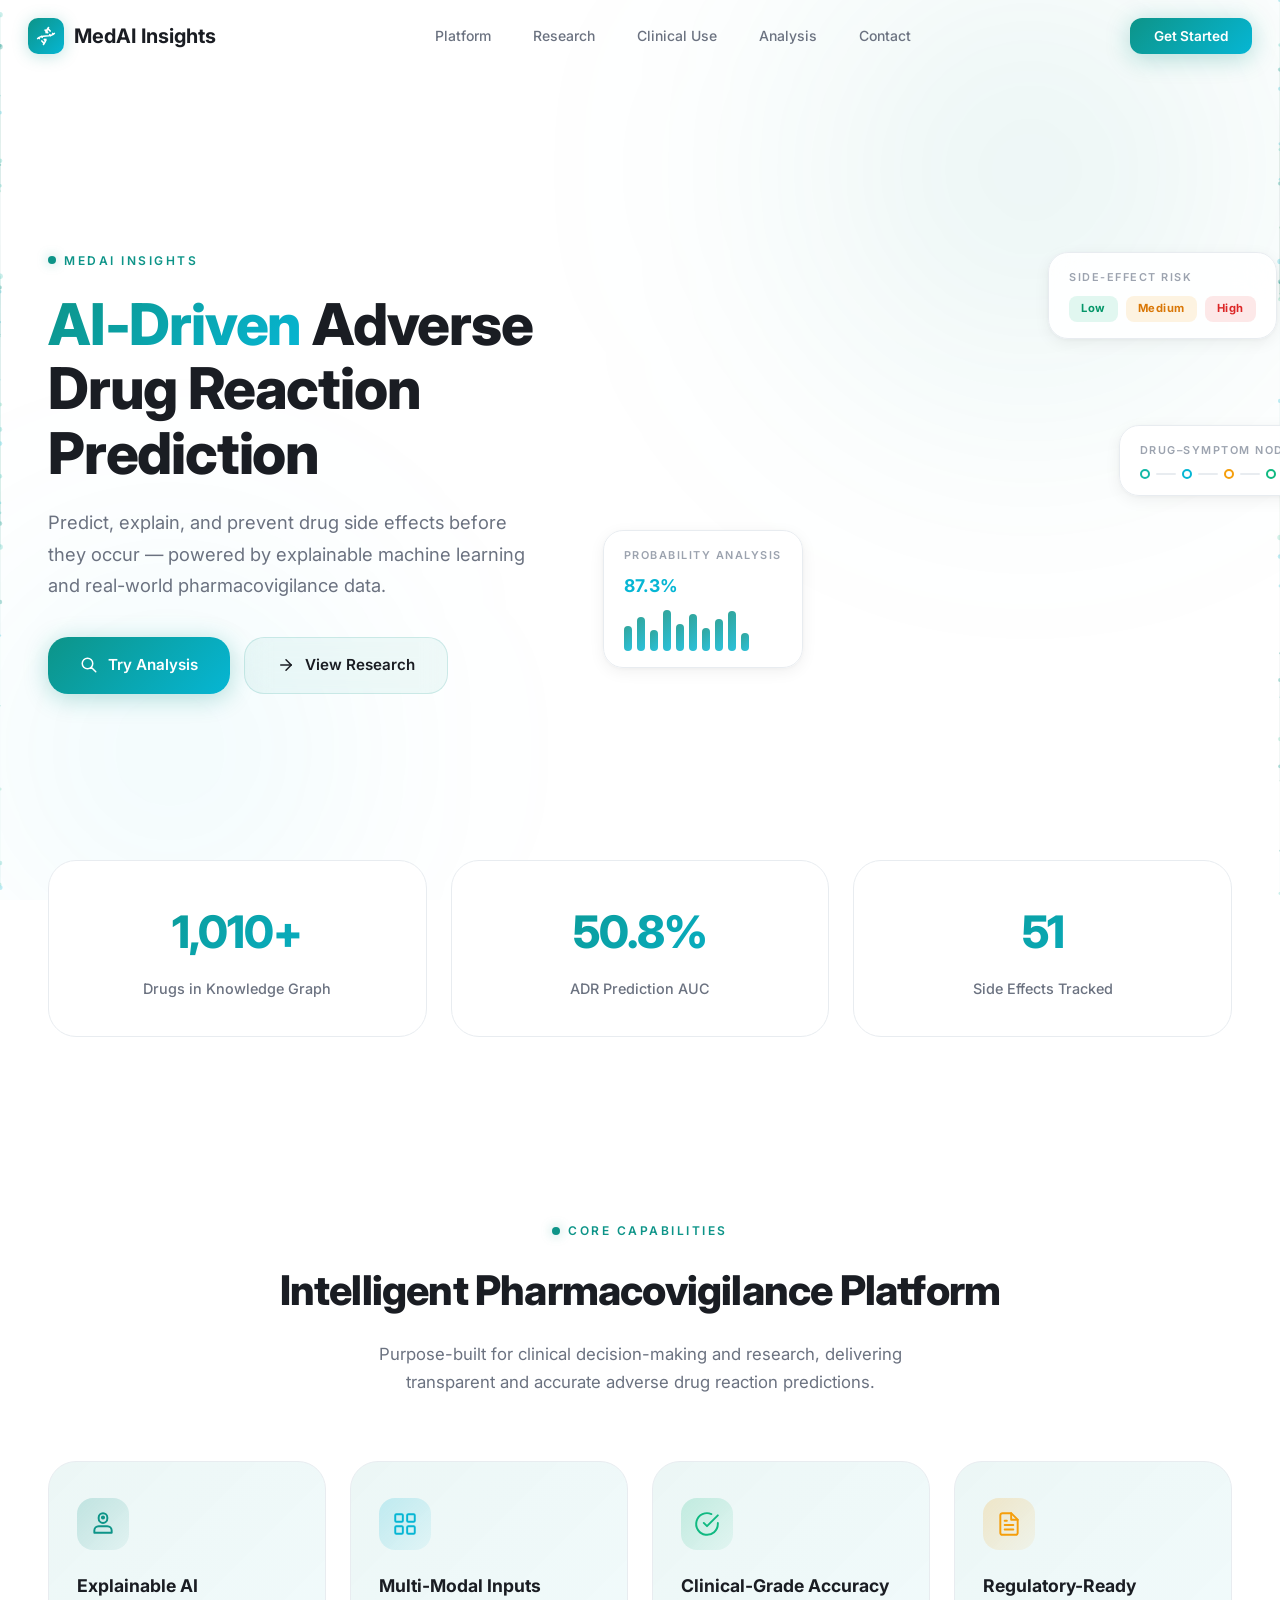
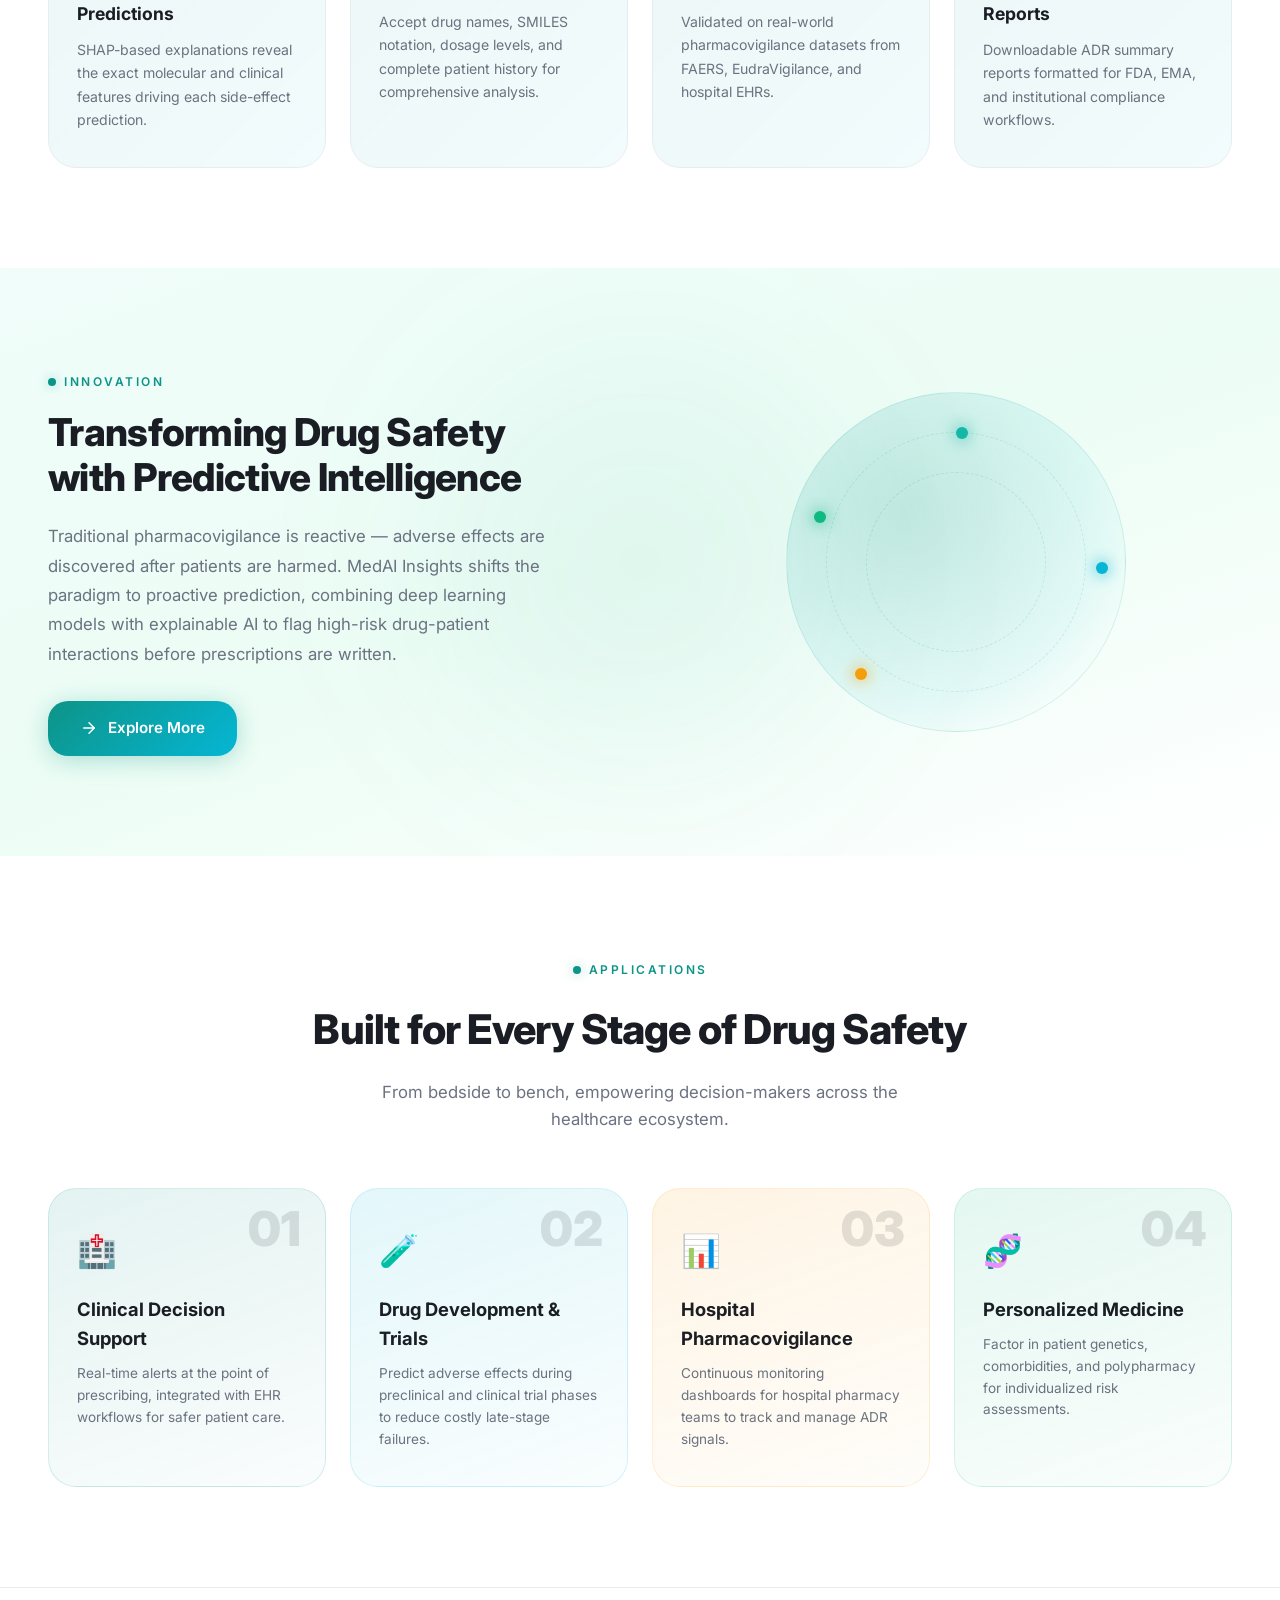
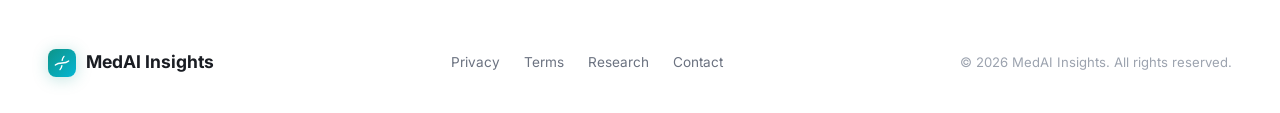
<file: medfront/index.html>
<!DOCTYPE html>
<html lang="en">

<head>
  <meta charset="UTF-8" />
  <meta name="viewport" content="width=device-width, initial-scale=1.0" />
  <title>MedAI Insights – AI-Driven Adverse Drug Reaction Prediction</title>
  <meta name="description"
    content="Predict, explain, and prevent drug side effects before they occur. AI-powered pharmacovigilance platform for clinicians and researchers." />
  <link rel="stylesheet" href="index.css" />
</head>

<body>

  <!-- ============ NAVBAR ============ -->
  <nav class="navbar" id="navbar">
    <div class="navbar__inner">
      <a href="#" class="navbar__brand">
        <span class="navbar__logo-icon">
          <!-- DNA icon -->
          <svg width="20" height="20" viewBox="0 0 24 24" fill="none" stroke="currentColor" stroke-width="2"
            stroke-linecap="round" stroke-linejoin="round">
            <path d="M2 15c6.667-6 13.333 0 20-6" />
            <path d="M9 22c1.798-1.998 2.518-3.995 2.807-5.993" />
            <path d="M15 2c-1.798 1.998-2.518 3.995-2.807 5.993" />
            <path d="M17 6l-2.5-2.5" />
            <path d="M14 8l-3-3" />
            <path d="M7 18l2.5 2.5" />
            <path d="M3.5 14.5l.5.5" />
            <path d="M20 9l.5.5" />
            <path d="M6.5 12.5l1 1" />
            <path d="M16.5 10.5l1 1" />
            <path d="M10 16l1.5 1.5" />
          </svg>
        </span>
        MedAI Insights
      </a>

      <ul class="navbar__links" id="nav-links">
        <li><a href="#features">Platform</a></li>
        <li><a href="#innovation">Research</a></li>
        <li><a href="#use-cases">Clinical Use</a></li>
        <li><a href="analysis.html">Analysis</a></li>
        <li><a href="#footer">Contact</a></li>
      </ul>

      <button class="navbar__cta" id="nav-cta">Get Started</button>

      <button class="navbar__toggle" id="nav-toggle" aria-label="Toggle navigation">
        <span></span><span></span><span></span>
      </button>
    </div>
  </nav>

  <!-- ============ HERO ============ -->
  <section class="hero" id="hero">
    <canvas class="particles-canvas" id="particles"></canvas>
    <div class="container">
      <div class="hero__grid">
        <!-- Text -->
        <div class="hero__text">
          <span class="section-label">MedAI Insights</span>
          <h1 class="hero__title">
            <span class="gradient-text">AI-Driven</span> Adverse Drug Reaction Prediction
          </h1>
          <p class="hero__subtitle">
            Predict, explain, and prevent drug side effects before they occur — powered by explainable machine learning
            and real-world pharmacovigilance data.
          </p>
          <div class="hero__actions">
            <a href="analysis.html" class="btn-primary">
              <svg width="18" height="18" viewBox="0 0 24 24" fill="none" stroke="currentColor" stroke-width="2"
                stroke-linecap="round" stroke-linejoin="round">
                <path d="M21 21l-6-6m2-5a7 7 0 11-14 0 7 7 0 0114 0z" />
              </svg>
              Try Analysis
            </a>
            <a href="#innovation" class="btn-secondary">
              <svg width="18" height="18" viewBox="0 0 24 24" fill="none" stroke="currentColor" stroke-width="2"
                stroke-linecap="round" stroke-linejoin="round">
                <line x1="5" y1="12" x2="19" y2="12" />
                <polyline points="12 5 19 12 12 19" />
              </svg>
              View Research
            </a>
          </div>
        </div>

        <!-- Visual -->
        <div class="hero__visual">
          <video class="hero__visual-video" autoplay loop muted playsinline>
            <source src="assets/Create_a_seamless_1080p_202602111422.mp4" type="video/mp4">
            Your browser does not support the video tag.
          </video>

          <!-- Float card: Risk -->
          <div class="hero__float-card hero__float-card--risk">
            <div class="float-card__label">Side-Effect Risk</div>
            <div class="risk-badges">
              <span class="risk-badge risk-badge--low">Low</span>
              <span class="risk-badge risk-badge--med">Medium</span>
              <span class="risk-badge risk-badge--high">High</span>
            </div>
          </div>

          <!-- Float card: Chart -->
          <div class="hero__float-card hero__float-card--chart">
            <div class="float-card__label">Probability Analysis</div>
            <div class="float-card__value" style="color:var(--clr-cyan)">87.3%</div>
            <div class="mini-chart" id="mini-chart">
              <!-- bars generated by JS -->
            </div>
          </div>

          <!-- Float card: Nodes -->
          <div class="hero__float-card hero__float-card--nodes">
            <div class="float-card__label">Drug–Symptom Nodes</div>
            <div class="node-dots">
              <span class="node-dot" style="border-color:var(--clr-primary-soft)"></span>
              <span class="node-line"></span>
              <span class="node-dot" style="border-color:var(--clr-cyan)"></span>
              <span class="node-line"></span>
              <span class="node-dot" style="border-color:var(--clr-pink)"></span>
              <span class="node-line"></span>
              <span class="node-dot" style="border-color:var(--clr-mint)"></span>
            </div>
          </div>
        </div>
      </div>
    </div>
  </section>

  <!-- ============ STATS ============ -->
  <section class="stats">
    <div class="container">
      <div class="stats__grid">
        <div class="stat-card reveal">
          <div class="stat-card__number" data-count="1500" data-suffix="+">1500+</div>
          <div class="stat-card__label">Drugs in Knowledge Graph</div>
        </div>
        <div class="stat-card reveal reveal-delay-1">
          <div class="stat-card__number" data-count="75.4" data-suffix="%" data-decimal="true">75.4%</div>
          <div class="stat-card__label">ADR Prediction AUC</div>
        </div>
        <div class="stat-card reveal reveal-delay-2">
          <div class="stat-card__number" data-count="76" data-suffix="">76</div>
          <div class="stat-card__label">Side Effects Tracked</div>
        </div>
      </div>
    </div>
  </section>

  <!-- ============ FEATURES ============ -->
  <section class="features" id="features">
    <div class="container">
      <div class="features__header reveal">
        <span class="section-label">Core Capabilities</span>
        <h2 class="features__title">Intelligent Pharmacovigilance Platform</h2>
        <p class="features__desc">Purpose-built for clinical decision-making and research, delivering transparent and
          accurate adverse drug reaction predictions.</p>
      </div>
      <div class="features__grid">
        <!-- Card 1 -->
        <div class="feature-card reveal reveal-delay-1">
          <div class="feature-card__icon feature-card__icon--ai">
            <svg width="26" height="26" viewBox="0 0 24 24" fill="none" stroke="currentColor" stroke-width="1.8"
              stroke-linecap="round" stroke-linejoin="round">
              <path d="M12 2a4 4 0 0 1 4 4v1a4 4 0 0 1-8 0V6a4 4 0 0 1 4-4z" />
              <path d="M16 14H8a4 4 0 0 0-4 4v2h16v-2a4 4 0 0 0-4-4z" />
              <circle cx="12" cy="6" r="1" />
            </svg>
          </div>
          <h3 class="feature-card__title">Explainable AI Predictions</h3>
          <p class="feature-card__desc">SHAP-based explanations reveal the exact molecular and clinical features driving
            each side-effect prediction.</p>
        </div>
        <!-- Card 2 -->
        <div class="feature-card reveal reveal-delay-2">
          <div class="feature-card__icon feature-card__icon--multi">
            <svg width="26" height="26" viewBox="0 0 24 24" fill="none" stroke="currentColor" stroke-width="1.8"
              stroke-linecap="round" stroke-linejoin="round">
              <rect x="3" y="3" width="7" height="7" rx="1" />
              <rect x="14" y="3" width="7" height="7" rx="1" />
              <rect x="3" y="14" width="7" height="7" rx="1" />
              <rect x="14" y="14" width="7" height="7" rx="1" />
            </svg>
          </div>
          <h3 class="feature-card__title">Multi-Modal Inputs</h3>
          <p class="feature-card__desc">Accept drug names, SMILES notation, dosage levels, and complete patient history
            for comprehensive analysis.</p>
        </div>
        <!-- Card 3 -->
        <div class="feature-card reveal reveal-delay-3">
          <div class="feature-card__icon feature-card__icon--acc">
            <svg width="26" height="26" viewBox="0 0 24 24" fill="none" stroke="currentColor" stroke-width="1.8"
              stroke-linecap="round" stroke-linejoin="round">
              <path d="M22 11.08V12a10 10 0 1 1-5.93-9.14" />
              <polyline points="22 4 12 14.01 9 11.01" />
            </svg>
          </div>
          <h3 class="feature-card__title">Clinical-Grade Accuracy</h3>
          <p class="feature-card__desc">Validated on real-world pharmacovigilance datasets from FAERS, EudraVigilance,
            and hospital EHRs.</p>
        </div>
        <!-- Card 4 -->
        <div class="feature-card reveal reveal-delay-4">
          <div class="feature-card__icon feature-card__icon--report">
            <svg width="26" height="26" viewBox="0 0 24 24" fill="none" stroke="currentColor" stroke-width="1.8"
              stroke-linecap="round" stroke-linejoin="round">
              <path d="M14 2H6a2 2 0 0 0-2 2v16a2 2 0 0 0 2 2h12a2 2 0 0 0 2-2V8z" />
              <polyline points="14 2 14 8 20 8" />
              <line x1="16" y1="13" x2="8" y2="13" />
              <line x1="16" y1="17" x2="8" y2="17" />
              <polyline points="10 9 9 9 8 9" />
            </svg>
          </div>
          <h3 class="feature-card__title">Regulatory-Ready Reports</h3>
          <p class="feature-card__desc">Downloadable ADR summary reports formatted for FDA, EMA, and institutional
            compliance workflows.</p>
        </div>
      </div>
    </div>
  </section>

  <!-- ============ INNOVATION ============ -->
  <section class="innovation" id="innovation">
    <div class="container">
      <div class="innovation__inner">
        <div class="innovation__text reveal">
          <span class="section-label">Innovation</span>
          <h2 class="innovation__title">Transforming Drug Safety with Predictive Intelligence</h2>
          <p class="innovation__desc">
            Traditional pharmacovigilance is reactive — adverse effects are discovered after patients are harmed. MedAI
            Insights shifts the paradigm to proactive prediction, combining deep learning models with explainable AI to
            flag high-risk drug-patient interactions before prescriptions are written.
          </p>
          <a href="#" class="btn-primary">
            <svg width="18" height="18" viewBox="0 0 24 24" fill="none" stroke="currentColor" stroke-width="2"
              stroke-linecap="round" stroke-linejoin="round">
              <line x1="5" y1="12" x2="19" y2="12" />
              <polyline points="12 5 19 12 12 19" />
            </svg>
            Explore More
          </a>
        </div>
        <div class="innovation__graphic reveal reveal-delay-2">
          <div class="innovation__orb">
            <span class="orb-dot orb-dot--1"></span>
            <span class="orb-dot orb-dot--2"></span>
            <span class="orb-dot orb-dot--3"></span>
            <span class="orb-dot orb-dot--4"></span>
          </div>
        </div>
      </div>
    </div>
  </section>

  <!-- ============ USE CASES ============ -->
  <section class="use-cases" id="use-cases">
    <div class="container">
      <div class="use-cases__header reveal">
        <span class="section-label">Applications</span>
        <h2 class="use-cases__title">Built for Every Stage of Drug Safety</h2>
        <p class="use-cases__desc">From bedside to bench, empowering decision-makers across the healthcare ecosystem.
        </p>
      </div>
      <div class="use-cases__grid">
        <div class="use-case-card use-case-card--1 reveal reveal-delay-1">
          <span class="use-case-card__number">01</span>
          <div class="use-case-card__icon">🏥</div>
          <h3 class="use-case-card__title">Clinical Decision Support</h3>
          <p class="use-case-card__desc">Real-time alerts at the point of prescribing, integrated with EHR workflows for
            safer patient care.</p>
        </div>
        <div class="use-case-card use-case-card--2 reveal reveal-delay-2">
          <span class="use-case-card__number">02</span>
          <div class="use-case-card__icon">🧪</div>
          <h3 class="use-case-card__title">Drug Development & Trials</h3>
          <p class="use-case-card__desc">Predict adverse effects during preclinical and clinical trial phases to reduce
            costly late-stage failures.</p>
        </div>
        <div class="use-case-card use-case-card--3 reveal reveal-delay-3">
          <span class="use-case-card__number">03</span>
          <div class="use-case-card__icon">📊</div>
          <h3 class="use-case-card__title">Hospital Pharmacovigilance</h3>
          <p class="use-case-card__desc">Continuous monitoring dashboards for hospital pharmacy teams to track and
            manage ADR signals.</p>
        </div>
        <div class="use-case-card use-case-card--4 reveal reveal-delay-4">
          <span class="use-case-card__number">04</span>
          <div class="use-case-card__icon">🧬</div>
          <h3 class="use-case-card__title">Personalized Medicine</h3>
          <p class="use-case-card__desc">Factor in patient genetics, comorbidities, and polypharmacy for individualized
            risk assessments.</p>
        </div>
      </div>
    </div>
  </section>

  <!-- ============ FOOTER ============ -->
  <footer class="footer" id="footer">
    <div class="container">
      <div class="footer__inner">
        <div class="footer__brand">
          <span class="navbar__logo-icon" style="width:28px;height:28px;border-radius:8px;font-size:0.7rem;">
            <svg width="16" height="16" viewBox="0 0 24 24" fill="none" stroke="currentColor" stroke-width="2"
              stroke-linecap="round" stroke-linejoin="round">
              <path d="M2 15c6.667-6 13.333 0 20-6" />
              <path d="M9 22c1.798-1.998 2.518-3.995 2.807-5.993" />
              <path d="M15 2c-1.798 1.998-2.518 3.995-2.807 5.993" />
            </svg>
          </span>
          MedAI Insights
        </div>
        <div class="footer__links">
          <a href="#">Privacy</a>
          <a href="#">Terms</a>
          <a href="#">Research</a>
          <a href="#">Contact</a>
        </div>
        <p class="footer__copy">&copy; 2026 MedAI Insights. All rights reserved.</p>
      </div>
    </div>
  </footer>

  <script src="main.js"></script>
</body>

</html>
</file>
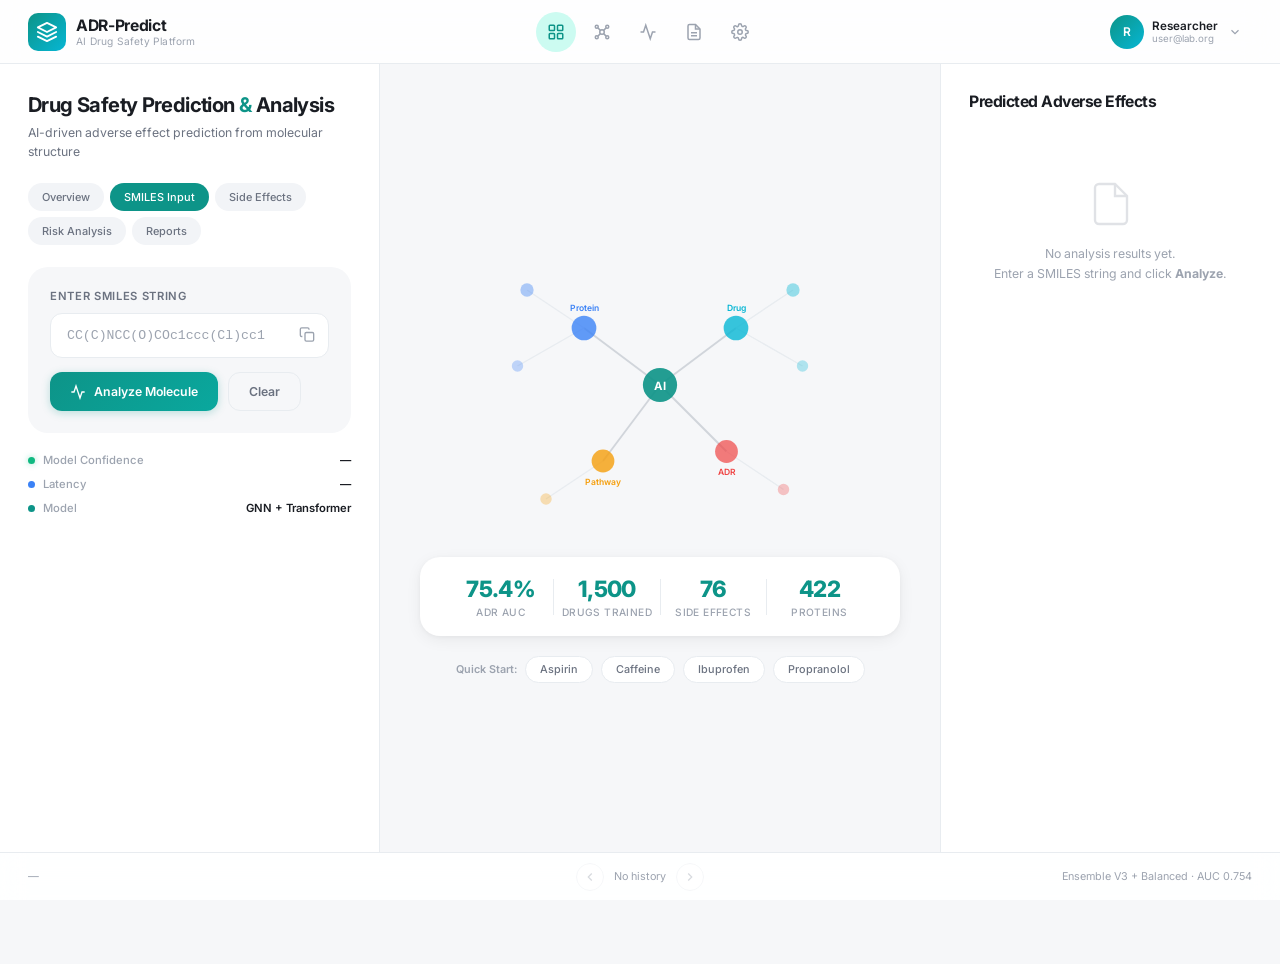
<file: medfront/analysis.html>
<!DOCTYPE html>
<html lang="en">

<head>
    <meta charset="UTF-8" />
    <meta name="viewport" content="width=device-width, initial-scale=1.0" />
    <title>ADR-Predict — AI Drug Safety Platform</title>
    <meta name="description"
        content="AI-driven adverse drug reaction prediction from molecular structure. Clinical-grade SMILES analysis for pharmaceutical research." />
    <link rel="preconnect" href="https://fonts.googleapis.com" />
    <link rel="preconnect" href="https://fonts.gstatic.com" crossorigin />
    <link href="https://fonts.googleapis.com/css2?family=Inter:wght@300;400;500;600;700;800&display=swap"
        rel="stylesheet" />
    <link rel="stylesheet" href="analysis.css" />
</head>

<body>

    <!-- ============ TOP NAV ============ -->
    <nav class="topnav" id="topnav">
        <div class="topnav__left">
            <a href="index.html" class="topnav__brand">
                <div class="topnav__logo">
                    <svg width="22" height="22" viewBox="0 0 24 24" fill="none" stroke="currentColor" stroke-width="2"
                        stroke-linecap="round" stroke-linejoin="round">
                        <path d="M12 2L2 7l10 5 10-5-10-5z" />
                        <path d="M2 17l10 5 10-5" />
                        <path d="M2 12l10 5 10-5" />
                    </svg>
                </div>
                <div class="topnav__brand-text">
                    <span class="topnav__title">ADR-Predict</span>
                    <span class="topnav__subtitle">AI Drug Safety Platform</span>
                </div>
            </a>
        </div>

        <div class="topnav__center">
            <button class="topnav__icon-btn active" data-tooltip="Dashboard" id="nav-dashboard">
                <svg width="18" height="18" viewBox="0 0 24 24" fill="none" stroke="currentColor" stroke-width="2">
                    <rect x="3" y="3" width="7" height="7" rx="1" />
                    <rect x="14" y="3" width="7" height="7" rx="1" />
                    <rect x="3" y="14" width="7" height="7" rx="1" />
                    <rect x="14" y="14" width="7" height="7" rx="1" />
                </svg>
            </button>
            <button class="topnav__icon-btn" data-tooltip="Molecule" id="nav-molecule">
                <svg width="18" height="18" viewBox="0 0 24 24" fill="none" stroke="currentColor" stroke-width="2">
                    <circle cx="12" cy="12" r="3" />
                    <circle cx="19" cy="5" r="2" />
                    <circle cx="5" cy="5" r="2" />
                    <circle cx="5" cy="19" r="2" />
                    <circle cx="19" cy="19" r="2" />
                    <line x1="14" y1="10" x2="17.5" y2="6.5" />
                    <line x1="10" y1="10" x2="6.5" y2="6.5" />
                    <line x1="10" y1="14" x2="6.5" y2="17.5" />
                    <line x1="14" y1="14" x2="17.5" y2="17.5" />
                </svg>
            </button>
            <button class="topnav__icon-btn" data-tooltip="Predictions" id="nav-predictions">
                <svg width="18" height="18" viewBox="0 0 24 24" fill="none" stroke="currentColor" stroke-width="2">
                    <polyline points="22 12 18 12 15 21 9 3 6 12 2 12" />
                </svg>
            </button>
            <button class="topnav__icon-btn" data-tooltip="Reports" id="nav-reports">
                <svg width="18" height="18" viewBox="0 0 24 24" fill="none" stroke="currentColor" stroke-width="2">
                    <path d="M14 2H6a2 2 0 0 0-2 2v16a2 2 0 0 0 2 2h12a2 2 0 0 0 2-2V8z" />
                    <polyline points="14 2 14 8 20 8" />
                    <line x1="16" y1="13" x2="8" y2="13" />
                    <line x1="16" y1="17" x2="8" y2="17" />
                </svg>
            </button>
            <button class="topnav__icon-btn" data-tooltip="Settings" id="nav-settings">
                <svg width="18" height="18" viewBox="0 0 24 24" fill="none" stroke="currentColor" stroke-width="2">
                    <circle cx="12" cy="12" r="3" />
                    <path
                        d="M19.4 15a1.65 1.65 0 0 0 .33 1.82l.06.06a2 2 0 0 1 0 2.83 2 2 0 0 1-2.83 0l-.06-.06a1.65 1.65 0 0 0-1.82-.33 1.65 1.65 0 0 0-1 1.51V21a2 2 0 0 1-2 2 2 2 0 0 1-2-2v-.09A1.65 1.65 0 0 0 9 19.4a1.65 1.65 0 0 0-1.82.33l-.06.06a2 2 0 0 1-2.83 0 2 2 0 0 1 0-2.83l.06-.06A1.65 1.65 0 0 0 4.68 15a1.65 1.65 0 0 0-1.51-1H3a2 2 0 0 1-2-2 2 2 0 0 1 2-2h.09A1.65 1.65 0 0 0 4.6 9a1.65 1.65 0 0 0-.33-1.82l-.06-.06a2 2 0 0 1 0-2.83 2 2 0 0 1 2.83 0l.06.06A1.65 1.65 0 0 0 9 4.68a1.65 1.65 0 0 0 1-1.51V3a2 2 0 0 1 2-2 2 2 0 0 1 2 2v.09a1.65 1.65 0 0 0 1 1.51 1.65 1.65 0 0 0 1.82-.33l.06-.06a2 2 0 0 1 2.83 0 2 2 0 0 1 0 2.83l-.06.06a1.65 1.65 0 0 0-.33 1.82V9a1.65 1.65 0 0 0 1.51 1H21a2 2 0 0 1 2 2 2 2 0 0 1-2 2h-.09a1.65 1.65 0 0 0-1.51 1z" />
                </svg>
            </button>
        </div>

        <div class="topnav__right">
            <div class="topnav__user">
                <div class="topnav__avatar">R</div>
                <div class="topnav__user-info">
                    <span class="topnav__username">Researcher</span>
                    <span class="topnav__email">user@lab.org</span>
                </div>
                <svg class="topnav__dropdown" width="14" height="14" viewBox="0 0 24 24" fill="none"
                    stroke="currentColor" stroke-width="2">
                    <polyline points="6 9 12 15 18 9" />
                </svg>
            </div>
        </div>
    </nav>

    <!-- ============ MAIN LAYOUT ============ -->
    <main class="dashboard">

        <!-- LEFT PANEL -->
        <section class="panel panel--left" id="panel-left">
            <div class="panel__header">
                <h1 class="panel__title">Drug Safety Prediction <span class="accent">&</span> Analysis</h1>
                <p class="panel__subtitle">AI-driven adverse effect prediction from molecular structure</p>
            </div>

            <!-- Filter Tabs -->
            <div class="filter-tabs" id="filter-tabs">
                <button class="filter-tab" data-tab="overview">Overview</button>
                <button class="filter-tab active" data-tab="smiles">SMILES Input</button>
                <button class="filter-tab" data-tab="sideeffects">Side Effects</button>
                <button class="filter-tab" data-tab="risk">Risk Analysis</button>
                <button class="filter-tab" data-tab="reports">Reports</button>
            </div>

            <!-- SMILES Input Card -->
            <div class="input-card" id="smiles-card">
                <label class="input-card__label" for="smiles-input">Enter SMILES String</label>
                <div class="input-card__field-wrap">
                    <input type="text" id="smiles-input" class="input-card__field"
                        placeholder="CC(C)NCC(O)COc1ccc(Cl)cc1" spellcheck="false" autocomplete="off" />
                    <button class="input-card__paste" id="paste-btn" title="Paste from clipboard">
                        <svg width="16" height="16" viewBox="0 0 24 24" fill="none" stroke="currentColor"
                            stroke-width="2">
                            <rect x="9" y="9" width="13" height="13" rx="2" />
                            <path d="M5 15H4a2 2 0 0 1-2-2V4a2 2 0 0 1 2-2h9a2 2 0 0 1 2 2v1" />
                        </svg>
                    </button>
                </div>
                <div class="input-card__actions">
                    <button class="btn btn--primary" id="analyze-btn">
                        <svg width="16" height="16" viewBox="0 0 24 24" fill="none" stroke="currentColor"
                            stroke-width="2">
                            <polyline points="22 12 18 12 15 21 9 3 6 12 2 12" />
                        </svg>
                        Analyze Molecule
                    </button>
                    <button class="btn btn--ghost" id="clear-btn">Clear</button>
                </div>
            </div>

            <!-- Model Status -->
            <div class="status-strip" id="status-strip">
                <div class="status-item">
                    <span class="status-dot status-dot--green"></span>
                    <span class="status-label">Model Confidence</span>
                    <span class="status-value" id="confidence-val">—</span>
                </div>
                <div class="status-item">
                    <span class="status-dot status-dot--blue"></span>
                    <span class="status-label">Latency</span>
                    <span class="status-value" id="latency-val">—</span>
                </div>
                <div class="status-item">
                    <span class="status-dot status-dot--teal"></span>
                    <span class="status-label">Model</span>
                    <span class="status-value" id="model-val">GNN + Transformer</span>
                </div>
            </div>

            <!-- Charts Section (after analysis) -->
            <div class="charts-section hidden" id="charts-section">
                <h2 class="section-heading">Side Effect Probability</h2>
                <div class="chart-card" id="bar-chart-card">
                    <div class="bar-chart" id="bar-chart"></div>
                </div>
                <h2 class="section-heading" style="margin-top:28px;">Organ-Wise Risk Profile</h2>
                <div class="chart-card" id="radar-chart-card">
                    <canvas id="radar-canvas" width="320" height="320"></canvas>
                </div>
            </div>
        </section>

        <!-- CENTER PANEL -->
        <section class="panel panel--center" id="panel-center">
            <div class="molecule-view" id="molecule-view">
                <!-- Placeholder molecule viz -->
                <!-- Placeholder: Dashboard overview -->
                <div class="molecule-placeholder" id="mol-placeholder">

                    <!-- Animated molecular network SVG -->
                    <svg class="mol-network-svg" viewBox="0 0 400 320" fill="none" xmlns="http://www.w3.org/2000/svg">
                        <!-- Bonds -->
                        <line class="mol-bond" x1="200" y1="160" x2="280" y2="100" stroke="#D1D5DB" stroke-width="2" />
                        <line class="mol-bond" x1="200" y1="160" x2="120" y2="100" stroke="#D1D5DB" stroke-width="2" />
                        <line class="mol-bond" x1="200" y1="160" x2="140" y2="240" stroke="#D1D5DB" stroke-width="2" />
                        <line class="mol-bond" x1="200" y1="160" x2="270" y2="230" stroke="#D1D5DB" stroke-width="2" />
                        <line class="mol-bond" x1="280" y1="100" x2="340" y2="60" stroke="#E8ECF0" stroke-width="1.5" />
                        <line class="mol-bond" x1="280" y1="100" x2="350" y2="140" stroke="#E8ECF0"
                            stroke-width="1.5" />
                        <line class="mol-bond" x1="120" y1="100" x2="60" y2="60" stroke="#E8ECF0" stroke-width="1.5" />
                        <line class="mol-bond" x1="120" y1="100" x2="50" y2="140" stroke="#E8ECF0" stroke-width="1.5" />
                        <line class="mol-bond" x1="140" y1="240" x2="80" y2="280" stroke="#E8ECF0" stroke-width="1.5" />
                        <line class="mol-bond" x1="270" y1="230" x2="330" y2="270" stroke="#E8ECF0"
                            stroke-width="1.5" />
                        <!-- Central atom -->
                        <circle class="mol-atom mol-atom--center" cx="200" cy="160" r="18" fill="#0D9488"
                            opacity="0.9" />
                        <text x="200" y="165" text-anchor="middle" fill="white" font-size="12" font-weight="700"
                            font-family="Inter">AI</text>
                        <!-- Primary atoms -->
                        <circle class="mol-atom mol-atom--primary" cx="280" cy="100" r="13" fill="#06B6D4"
                            opacity="0.8" />
                        <circle class="mol-atom mol-atom--primary" cx="120" cy="100" r="13" fill="#3B82F6"
                            opacity="0.8" />
                        <circle class="mol-atom mol-atom--primary" cx="140" cy="240" r="12" fill="#F59E0B"
                            opacity="0.8" />
                        <circle class="mol-atom mol-atom--primary" cx="270" cy="230" r="12" fill="#EF4444"
                            opacity="0.7" />
                        <!-- Outer atoms -->
                        <circle class="mol-atom mol-atom--outer" cx="340" cy="60" r="7" fill="#06B6D4" opacity="0.4" />
                        <circle class="mol-atom mol-atom--outer" cx="350" cy="140" r="6" fill="#06B6D4" opacity="0.3" />
                        <circle class="mol-atom mol-atom--outer" cx="60" cy="60" r="7" fill="#3B82F6" opacity="0.4" />
                        <circle class="mol-atom mol-atom--outer" cx="50" cy="140" r="6" fill="#3B82F6" opacity="0.3" />
                        <circle class="mol-atom mol-atom--outer" cx="80" cy="280" r="6" fill="#F59E0B" opacity="0.3" />
                        <circle class="mol-atom mol-atom--outer" cx="330" cy="270" r="6" fill="#EF4444" opacity="0.3" />
                        <!-- Labels on primary atoms -->
                        <text x="280" y="82" text-anchor="middle" fill="#06B6D4" font-size="9" font-weight="600"
                            font-family="Inter">Drug</text>
                        <text x="120" y="82" text-anchor="middle" fill="#3B82F6" font-size="9" font-weight="600"
                            font-family="Inter">Protein</text>
                        <text x="140" y="265" text-anchor="middle" fill="#F59E0B" font-size="9" font-weight="600"
                            font-family="Inter">Pathway</text>
                        <text x="270" y="255" text-anchor="middle" fill="#EF4444" font-size="9" font-weight="600"
                            font-family="Inter">ADR</text>
                    </svg>

                    <!-- Model stats row -->
                    <div class="center-stats">
                        <div class="center-stat">
                            <span class="center-stat__value">75.4%</span>
                            <span class="center-stat__label">ADR AUC</span>
                        </div>
                        <div class="center-stat-divider"></div>
                        <div class="center-stat">
                            <span class="center-stat__value">1,500</span>
                            <span class="center-stat__label">Drugs Trained</span>
                        </div>
                        <div class="center-stat-divider"></div>
                        <div class="center-stat">
                            <span class="center-stat__value">76</span>
                            <span class="center-stat__label">Side Effects</span>
                        </div>
                        <div class="center-stat-divider"></div>
                        <div class="center-stat">
                            <span class="center-stat__value">422</span>
                            <span class="center-stat__label">Proteins</span>
                        </div>
                    </div>

                    <!-- Quick-start SMILES -->
                    <div class="quick-start">
                        <span class="quick-start__label">Quick Start:</span>
                        <button class="quick-start__btn" data-smiles="CC(=O)OC1=CC=CC=C1C(=O)O">Aspirin</button>
                        <button class="quick-start__btn" data-smiles="CN1C=NC2=C1C(=O)N(C(=O)N2C)C">Caffeine</button>
                        <button class="quick-start__btn" data-smiles="CC(C)CC1=CC=C(C=C1)C(C)C(=O)O">Ibuprofen</button>
                        <button class="quick-start__btn" data-smiles="CC(C)NCC(O)COc1cccc2ccccc12">Propranolol</button>
                    </div>
                </div>

                <!-- Active molecule display (shown after analysis) -->
                <div class="molecule-active hidden" id="mol-active">
                    <div id="mol-3d-container" class="mol-3d-container"></div>
                </div>

                <!-- Risk overlay -->
                <div class="risk-overlay hidden" id="risk-overlay">
                    <div class="risk-overlay__badge">
                        <span class="risk-overlay__label">Overall ADR Risk</span>
                        <span class="risk-overlay__value" id="overall-risk">—</span>
                        <span class="risk-overlay__conf" id="risk-confidence">Prediction Confidence: —</span>
                    </div>
                    <div class="risk-overlay__actions">
                        <button class="overlay-btn" title="Explainability">
                            <svg width="16" height="16" viewBox="0 0 24 24" fill="none" stroke="currentColor"
                                stroke-width="2">
                                <circle cx="12" cy="12" r="10" />
                                <path d="M9.09 9a3 3 0 0 1 5.83 1c0 2-3 3-3 3" />
                                <circle cx="12" cy="17" r=".5" />
                            </svg>
                        </button>
                        <button class="overlay-btn" title="Atom Importance">
                            <svg width="16" height="16" viewBox="0 0 24 24" fill="none" stroke="currentColor"
                                stroke-width="2">
                                <circle cx="12" cy="12" r="3" />
                                <circle cx="12" cy="12" r="8" />
                                <line x1="12" y1="2" x2="12" y2="4" />
                                <line x1="12" y1="20" x2="12" y2="22" />
                                <line x1="2" y1="12" x2="4" y2="12" />
                                <line x1="20" y1="12" x2="22" y2="12" />
                            </svg>
                        </button>
                        <button class="overlay-btn" title="Structure View">
                            <svg width="16" height="16" viewBox="0 0 24 24" fill="none" stroke="currentColor"
                                stroke-width="2">
                                <path d="M1 12s4-8 11-8 11 8 11 8-4 8-11 8-11-8-11-8z" />
                                <circle cx="12" cy="12" r="3" />
                            </svg>
                        </button>
                    </div>
                </div>
            </div>
        </section>

        <!-- RIGHT PANEL -->
        <section class="panel panel--right" id="panel-right">
            <h2 class="panel__title panel__title--sm">Predicted Adverse Effects</h2>

            <!-- Loading State -->
            <div class="loading-state hidden" id="loading-state">
                <div class="loading-spinner"></div>
                <p>Analyzing molecular structure…</p>
            </div>

            <!-- Empty State -->
            <div class="empty-state" id="empty-state">
                <svg width="48" height="48" viewBox="0 0 24 24" fill="none" stroke="currentColor" stroke-width="1.2"
                    opacity="0.3">
                    <path d="M14 2H6a2 2 0 0 0-2 2v16a2 2 0 0 0 2 2h12a2 2 0 0 0 2-2V8z" />
                    <polyline points="14 2 14 8 20 8" />
                </svg>
                <p>No analysis results yet.<br />Enter a SMILES string and click <strong>Analyze</strong>.</p>
            </div>

            <!-- Side effect cards container -->
            <div class="se-cards hidden" id="se-cards"></div>
        </section>

    </main>

    <!-- ============ FOOTER ============ -->
    <footer class="dash-footer" id="dash-footer">
        <div class="dash-footer__left">
            <span class="dash-footer__timestamp" id="footer-timestamp">—</span>
        </div>
        <div class="dash-footer__center">
            <button class="footer-nav-btn" id="history-prev" disabled>
                <svg width="14" height="14" viewBox="0 0 24 24" fill="none" stroke="currentColor" stroke-width="2">
                    <polyline points="15 18 9 12 15 6" />
                </svg>
            </button>
            <span class="dash-footer__history" id="history-label">No history</span>
            <button class="footer-nav-btn" id="history-next" disabled>
                <svg width="14" height="14" viewBox="0 0 24 24" fill="none" stroke="currentColor" stroke-width="2">
                    <polyline points="9 18 15 12 9 6" />
                </svg>
            </button>
        </div>
        <div class="dash-footer__right">
            <span class="dash-footer__version">Ensemble V3 + Balanced · AUC 0.754</span>
        </div>
    </footer>

    <!-- 3Dmol.js for molecular visualization -->
    <script src="https://3Dmol.org/build/3Dmol-min.js"></script>
    <script src="analysis.js"></script>
</body>

</html>
</file>
<file: medfront/index.css>
/* ================================================================
   MedAI Insights – Premium Landing Page Stylesheet
   ================================================================ */

/* ---------- Google Fonts ---------- */
@import url('https://fonts.googleapis.com/css2?family=Inter:wght@300;400;500;600;700;800;900&display=swap');

/* ---------- Design Tokens ---------- */
:root {
  /* Primary palette — light teal theme (matches analysis page) */
  --clr-bg: #FFFFFF;
  --clr-bg-2: #FFFFFF;
  --clr-surface: rgba(0, 0, 0, 0.02);
  --clr-glass: rgba(255, 255, 255, 0.85);
  --clr-glass-border: #E8ECF0;
  --clr-glass-heavy: rgba(255, 255, 255, 0.70);

  /* Accent colours */
  --clr-primary: #0D9488;
  --clr-primary-soft: #14B8A6;
  --clr-cyan: #06B6D4;
  --clr-cyan-soft: #67E8F9;
  --clr-lavender: #5EEAD4;
  --clr-pink: #F59E0B;
  --clr-mint: #10B981;

  /* Text */
  --clr-text: #1A1D23;
  --clr-text-soft: #6B7280;
  --clr-text-muted: #9CA3AF;

  /* Gradients */
  --grad-hero: #FFFFFF;
  --grad-primary: linear-gradient(135deg, #0D9488, #06B6D4);
  --grad-card: linear-gradient(135deg, rgba(13, 148, 136, 0.08), rgba(6, 182, 212, 0.05));
  --grad-warm: linear-gradient(135deg, #0D9488 0%, #06B6D4 100%);
  --grad-innovation: linear-gradient(160deg, #F0FDFA 0%, #ECFDF5 50%, #FFFFFF 100%);

  /* Shadows */
  --shadow-card: 0 4px 16px rgba(0, 0, 0, 0.06), 0 1px 4px rgba(0, 0, 0, 0.04);
  --shadow-glow: 0 4px 40px rgba(13, 148, 136, 0.15);
  --shadow-btn: 0 4px 24px rgba(13, 148, 136, 0.30);

  /* Layout */
  --max-w: 1240px;
  --radius-sm: 12px;
  --radius: 20px;
  --radius-lg: 28px;
  --radius-xl: 36px;

  /* Transition */
  --ease: cubic-bezier(0.22, 1, 0.36, 1);
}

/* ---------- Reset & Base ---------- */
*,
*::before,
*::after {
  margin: 0;
  padding: 0;
  box-sizing: border-box;
}

html {
  scroll-behavior: smooth;
  font-size: 16px;
  -webkit-font-smoothing: antialiased;
  -moz-osx-font-smoothing: grayscale;
}

body {
  font-family: 'Inter', system-ui, -apple-system, sans-serif;
  background: var(--clr-bg);
  color: var(--clr-text);
  line-height: 1.6;
  overflow-x: hidden;
}

a {
  color: inherit;
  text-decoration: none;
}

img {
  display: block;
  max-width: 100%;
}

button {
  font-family: inherit;
  cursor: pointer;
  border: none;
}

ul {
  list-style: none;
}

/* ---------- Utility ---------- */
.container {
  width: 100%;
  max-width: var(--max-w);
  margin: 0 auto;
  padding: 0 28px;
}

.section-label {
  display: inline-flex;
  align-items: center;
  gap: 8px;
  font-size: 0.75rem;
  font-weight: 600;
  text-transform: uppercase;
  letter-spacing: 2.5px;
  color: var(--clr-primary);
  margin-bottom: 18px;
}

.section-label::before {
  content: '';
  width: 8px;
  height: 8px;
  border-radius: 50%;
  background: var(--clr-primary);
  box-shadow: 0 0 12px rgba(13, 148, 136, 0.4);
}

/* ================================================================
   NAVBAR
   ================================================================ */
.navbar {
  position: fixed;
  top: 0;
  left: 0;
  right: 0;
  z-index: 1000;
  padding: 0 28px;
  transition: background 0.4s var(--ease), box-shadow 0.4s var(--ease), backdrop-filter 0.4s var(--ease);
}

.navbar.scrolled {
  background: rgba(255, 255, 255, 0.88);
  backdrop-filter: blur(24px) saturate(1.4);
  -webkit-backdrop-filter: blur(24px) saturate(1.4);
  box-shadow: 0 1px 0 rgba(0, 0, 0, 0.06);
}

.navbar__inner {
  max-width: var(--max-w);
  margin: 0 auto;
  display: flex;
  align-items: center;
  justify-content: space-between;
  height: 72px;
}

/* Logo */
.navbar__brand {
  display: flex;
  align-items: center;
  gap: 10px;
  font-weight: 700;
  font-size: 1.25rem;
}

.navbar__logo-icon {
  width: 36px;
  height: 36px;
  border-radius: 10px;
  background: var(--grad-primary);
  display: grid;
  place-items: center;
  font-size: 0.85rem;
  color: #fff;
  box-shadow: 0 2px 16px rgba(13, 148, 136, 0.25);
}

/* Links */
.navbar__links {
  display: flex;
  align-items: center;
  gap: 6px;
}

.navbar__links a {
  padding: 8px 18px;
  font-size: 0.875rem;
  font-weight: 500;
  color: var(--clr-text-soft);
  border-radius: 10px;
  transition: color 0.3s, background 0.3s;
}

.navbar__links a:hover {
  color: var(--clr-text);
  background: rgba(13, 148, 136, 0.06);
}

/* CTA */
.navbar__cta {
  padding: 10px 24px;
  font-size: 0.85rem;
  font-weight: 600;
  color: #fff;
  background: var(--grad-primary);
  border-radius: 12px;
  box-shadow: var(--shadow-btn);
  transition: transform 0.3s var(--ease), box-shadow 0.3s;
}

.navbar__cta:hover {
  transform: translateY(-2px);
  box-shadow: 0 6px 32px rgba(13, 148, 136, 0.40);
}

/* Mobile toggle */
.navbar__toggle {
  display: none;
  flex-direction: column;
  gap: 5px;
  background: none;
  padding: 4px;
}

.navbar__toggle span {
  width: 24px;
  height: 2px;
  background: var(--clr-text);
  border-radius: 2px;
  transition: .3s;
}

/* ================================================================
   HERO
   ================================================================ */
.hero {
  position: relative;
  min-height: 100vh;
  display: flex;
  align-items: center;
  padding: 120px 0 80px;
  background: var(--grad-hero);
  overflow: hidden;
}

/* Ambient glow blobs */
.hero::before,
.hero::after {
  content: '';
  position: absolute;
  border-radius: 50%;
  filter: blur(120px);
  pointer-events: none;
  z-index: 0;
}

.hero::before {
  width: 700px;
  height: 700px;
  top: -180px;
  right: -100px;
  background: radial-gradient(circle, rgba(13, 148, 136, 0.12), transparent 70%);
}

.hero::after {
  width: 500px;
  height: 500px;
  bottom: -100px;
  left: -80px;
  background: radial-gradient(circle, rgba(6, 182, 212, 0.10), transparent 70%);
}

.hero__grid {
  position: relative;
  z-index: 1;
  display: grid;
  grid-template-columns: 1fr 1fr;
  gap: 60px;
  align-items: center;
}

/* Text column */
.hero__text {
  max-width: 560px;
}

.hero__text .section-label {
  margin-bottom: 22px;
}

.hero__title {
  font-size: clamp(2.4rem, 4.5vw, 3.6rem);
  font-weight: 800;
  line-height: 1.12;
  letter-spacing: -1.2px;
  margin-bottom: 22px;
}

.hero__title .gradient-text {
  background: var(--grad-primary);
  -webkit-background-clip: text;
  -webkit-text-fill-color: transparent;
  background-clip: text;
}

.hero__subtitle {
  font-size: 1.15rem;
  color: var(--clr-text-soft);
  line-height: 1.7;
  margin-bottom: 36px;
  max-width: 480px;
}

.hero__actions {
  display: flex;
  gap: 14px;
  flex-wrap: wrap;
}

.btn-primary {
  display: inline-flex;
  align-items: center;
  gap: 10px;
  padding: 15px 32px;
  font-size: 0.95rem;
  font-weight: 600;
  color: #fff;
  background: var(--grad-primary);
  border-radius: var(--radius);
  box-shadow: var(--shadow-btn);
  transition: transform 0.35s var(--ease), box-shadow 0.35s;
  position: relative;
  overflow: hidden;
}

.btn-primary::after {
  content: '';
  position: absolute;
  inset: 0;
  background: linear-gradient(135deg, rgba(255, 255, 255, 0.25), transparent 60%);
  opacity: 0;
  transition: opacity 0.35s;
}

.btn-primary:hover {
  transform: translateY(-3px);
  box-shadow: 0 8px 40px rgba(13, 148, 136, 0.35);
}

.btn-primary:hover::after {
  opacity: 1;
}

.btn-secondary {
  display: inline-flex;
  align-items: center;
  gap: 10px;
  padding: 15px 32px;
  font-size: 0.95rem;
  font-weight: 600;
  color: var(--clr-text);
  background: rgba(13, 148, 136, 0.06);
  border: 1px solid rgba(13, 148, 136, 0.15);
  border-radius: var(--radius);
  backdrop-filter: blur(12px);
  transition: transform 0.35s var(--ease), background 0.35s, border-color 0.35s;
}

.btn-secondary:hover {
  transform: translateY(-3px);
  background: rgba(13, 148, 136, 0.10);
  border-color: rgba(13, 148, 136, 0.25);
}

/* Visual column */
.hero__visual {
  position: relative;
  display: flex;
  justify-content: center;
  align-items: center;
}

.hero__visual-video {
  width: 100%;
  max-width: 520px;
  aspect-ratio: 1 / 1;
  border-radius: var(--radius-xl);
  object-fit: cover;
  /* Mask top 3px to crop unwanted top edge artifact */
  mask-image: linear-gradient(to bottom, transparent 3px, black 3px);
  -webkit-mask-image: linear-gradient(to bottom, transparent 3px, black 3px);

  animation: floatVisual 6s ease-in-out infinite;
}

@keyframes floatVisual {

  0%,
  100% {
    transform: translateY(0);
  }

  50% {
    transform: translateY(-14px);
  }
}

/* Floating UI micro-cards on hero visual */
.hero__float-card {
  position: absolute;
  background: rgba(255, 255, 255, 0.88);
  backdrop-filter: blur(20px);
  -webkit-backdrop-filter: blur(20px);
  border: 1px solid #E8ECF0;
  border-radius: var(--radius);
  padding: 16px 20px;
  box-shadow: var(--shadow-card);
  z-index: 2;
  animation: floatCard 5s ease-in-out infinite;
}

.hero__float-card--risk {
  top: 8%;
  right: -8%;
  animation-delay: 0s;
}

.hero__float-card--chart {
  bottom: 12%;
  left: -12%;
  animation-delay: 1.5s;
}

.hero__float-card--nodes {
  bottom: 45%;
  right: -16%;
  animation-delay: 3s;
}

@keyframes floatCard {

  0%,
  100% {
    transform: translateY(0);
  }

  50% {
    transform: translateY(-10px);
  }
}

.float-card__label {
  font-size: 0.68rem;
  font-weight: 600;
  text-transform: uppercase;
  letter-spacing: 1.5px;
  color: var(--clr-text-muted);
  margin-bottom: 8px;
}

.float-card__value {
  font-size: 1.1rem;
  font-weight: 700;
}

/* Mini risk badges */
.risk-badges {
  display: flex;
  gap: 8px;
  margin-top: 10px;
}

.risk-badge {
  padding: 4px 12px;
  border-radius: 8px;
  font-size: 0.7rem;
  font-weight: 700;
  letter-spacing: 0.5px;
}

.risk-badge--low {
  background: rgba(16, 185, 129, 0.12);
  color: #059669;
}

.risk-badge--med {
  background: rgba(245, 158, 11, 0.12);
  color: #D97706;
}

.risk-badge--high {
  background: rgba(239, 68, 68, 0.12);
  color: #DC2626;
}

/* Mini chart bars */
.mini-chart {
  display: flex;
  align-items: flex-end;
  gap: 5px;
  height: 40px;
  margin-top: 10px;
}

.mini-chart span {
  width: 8px;
  border-radius: 4px;
  background: var(--grad-primary);
  opacity: 0.85;
}

/* Node dots */
.node-dots {
  display: flex;
  gap: 6px;
  align-items: center;
  margin-top: 10px;
  flex-wrap: wrap;
}

.node-dot {
  width: 10px;
  height: 10px;
  border-radius: 50%;
  border: 2px solid;
}

.node-line {
  width: 20px;
  height: 2px;
  border-radius: 1px;
  background: #E8ECF0;
}

/* ================================================================
   STATS
   ================================================================ */
.stats {
  position: relative;
  z-index: 2;
  margin-top: -40px;
  padding-bottom: 80px;
}

.stats__grid {
  display: grid;
  grid-template-columns: repeat(3, 1fr);
  gap: 24px;
}

.stat-card {
  background: #FFFFFF;
  border: 1px solid #E8ECF0;
  border-radius: var(--radius-lg);
  padding: 36px 32px;
  text-align: center;
  backdrop-filter: blur(16px);
  -webkit-backdrop-filter: blur(16px);
  transition: transform 0.4s var(--ease), box-shadow 0.4s;
}

.stat-card:hover {
  transform: translateY(-6px);
  box-shadow: var(--shadow-glow);
}

.stat-card__number {
  font-size: clamp(2rem, 3.5vw, 2.8rem);
  font-weight: 800;
  background: var(--grad-primary);
  -webkit-background-clip: text;
  -webkit-text-fill-color: transparent;
  background-clip: text;
  letter-spacing: -1px;
}

.stat-card__label {
  font-size: 0.9rem;
  color: var(--clr-text-soft);
  margin-top: 8px;
  font-weight: 500;
}

/* ================================================================
   FEATURES
   ================================================================ */
.features {
  padding: 100px 0;
  position: relative;
}

.features__header {
  text-align: center;
  margin-bottom: 64px;
}

.features__title {
  font-size: clamp(1.8rem, 3.2vw, 2.6rem);
  font-weight: 800;
  letter-spacing: -0.8px;
  margin-bottom: 16px;
}

.features__desc {
  color: var(--clr-text-soft);
  max-width: 540px;
  margin: 0 auto;
  font-size: 1.05rem;
  line-height: 1.7;
}

.features__grid {
  display: grid;
  grid-template-columns: repeat(4, 1fr);
  gap: 24px;
}

.feature-card {
  background: var(--grad-card);
  border: 1px solid #E8ECF0;
  border-radius: var(--radius-lg);
  padding: 36px 28px;
  backdrop-filter: blur(12px);
  -webkit-backdrop-filter: blur(12px);
  transition: transform 0.4s var(--ease), box-shadow 0.4s, border-color 0.4s;
  position: relative;
  overflow: hidden;
}

.feature-card::before {
  content: '';
  position: absolute;
  top: 0;
  left: 0;
  right: 0;
  height: 3px;
  background: var(--grad-primary);
  opacity: 0;
  transition: opacity 0.4s;
}

.feature-card:hover {
  transform: translateY(-8px);
  box-shadow: var(--shadow-glow);
  border-color: rgba(13, 148, 136, 0.25);
}

.feature-card:hover::before {
  opacity: 1;
}

.feature-card__icon {
  width: 52px;
  height: 52px;
  border-radius: 16px;
  display: grid;
  place-items: center;
  font-size: 1.4rem;
  margin-bottom: 22px;
  color: #fff;
}

.feature-card__icon--ai {
  background: linear-gradient(135deg, rgba(13, 148, 136, 0.20), rgba(13, 148, 136, 0.06));
  color: var(--clr-primary);
}

.feature-card__icon--multi {
  background: linear-gradient(135deg, rgba(6, 182, 212, 0.20), rgba(6, 182, 212, 0.06));
  color: var(--clr-cyan);
}

.feature-card__icon--acc {
  background: linear-gradient(135deg, rgba(16, 185, 129, 0.20), rgba(16, 185, 129, 0.06));
  color: var(--clr-mint);
}

.feature-card__icon--report {
  background: linear-gradient(135deg, rgba(245, 158, 11, 0.20), rgba(245, 158, 11, 0.06));
  color: var(--clr-pink);
}

.feature-card__title {
  font-size: 1.1rem;
  font-weight: 700;
  margin-bottom: 10px;
}

.feature-card__desc {
  font-size: 0.88rem;
  color: var(--clr-text-soft);
  line-height: 1.65;
}

/* ================================================================
   INNOVATION
   ================================================================ */
.innovation {
  padding: 100px 0;
  background: var(--grad-innovation);
  position: relative;
  overflow: hidden;
}

.innovation::before {
  content: '';
  position: absolute;
  width: 600px;
  height: 600px;
  top: 50%;
  left: 50%;
  transform: translate(-50%, -50%);
  border-radius: 50%;
  background: radial-gradient(circle, rgba(13, 148, 136, 0.08), transparent 70%);
  filter: blur(80px);
  pointer-events: none;
}

.innovation__inner {
  position: relative;
  z-index: 1;
  display: grid;
  grid-template-columns: 1fr 1fr;
  gap: 80px;
  align-items: center;
}

.innovation__text {
  max-width: 520px;
}

.innovation__title {
  font-size: clamp(1.8rem, 3vw, 2.5rem);
  font-weight: 800;
  letter-spacing: -0.7px;
  line-height: 1.18;
  margin-bottom: 22px;
}

.innovation__desc {
  font-size: 1.05rem;
  color: var(--clr-text-soft);
  line-height: 1.75;
  margin-bottom: 32px;
}

/* Innovation visual – abstract graphic */
.innovation__graphic {
  display: flex;
  justify-content: center;
  align-items: center;
  position: relative;
}

.innovation__orb {
  width: 340px;
  height: 340px;
  border-radius: 50%;
  background: radial-gradient(circle at 35% 35%, rgba(13, 148, 136, 0.20), rgba(6, 182, 212, 0.08) 60%, transparent 80%);
  border: 1px solid rgba(13, 148, 136, 0.12);
  position: relative;
  animation: rotateOrb 20s linear infinite;
}

@keyframes rotateOrb {
  0% {
    transform: rotate(0deg);
  }

  100% {
    transform: rotate(360deg);
  }
}

.innovation__orb::before,
.innovation__orb::after {
  content: '';
  position: absolute;
  border-radius: 50%;
  border: 1px dashed rgba(13, 148, 136, 0.15);
}

.innovation__orb::before {
  width: 260px;
  height: 260px;
  top: 50%;
  left: 50%;
  transform: translate(-50%, -50%);
}

.innovation__orb::after {
  width: 180px;
  height: 180px;
  top: 50%;
  left: 50%;
  transform: translate(-50%, -50%);
}

.orb-dot {
  position: absolute;
  width: 12px;
  height: 12px;
  border-radius: 50%;
  box-shadow: 0 0 16px currentColor;
}

.orb-dot--1 {
  top: 10%;
  left: 50%;
  color: var(--clr-primary-soft);
  background: var(--clr-primary-soft);
}

.orb-dot--2 {
  top: 50%;
  right: 5%;
  color: var(--clr-cyan);
  background: var(--clr-cyan);
}

.orb-dot--3 {
  bottom: 15%;
  left: 20%;
  color: var(--clr-pink);
  background: var(--clr-pink);
}

.orb-dot--4 {
  top: 35%;
  left: 8%;
  color: var(--clr-mint);
  background: var(--clr-mint);
}

/* ================================================================
   USE CASES
   ================================================================ */
.use-cases {
  padding: 100px 0;
}

.use-cases__header {
  text-align: center;
  margin-bottom: 56px;
}

.use-cases__title {
  font-size: clamp(1.8rem, 3.2vw, 2.6rem);
  font-weight: 800;
  letter-spacing: -0.8px;
  margin-bottom: 16px;
}

.use-cases__desc {
  color: var(--clr-text-soft);
  max-width: 520px;
  margin: 0 auto;
  font-size: 1.05rem;
}

.use-cases__grid {
  display: grid;
  grid-template-columns: repeat(4, 1fr);
  gap: 24px;
}

.use-case-card {
  border-radius: var(--radius-lg);
  padding: 36px 28px;
  position: relative;
  overflow: hidden;
  transition: transform 0.4s var(--ease), box-shadow 0.4s;
  cursor: default;
}

.use-case-card::before {
  content: '';
  position: absolute;
  inset: 0;
  background: inherit;
  opacity: 0.12;
  border-radius: inherit;
}

.use-case-card:hover {
  transform: translateY(-8px);
  box-shadow: 0 12px 40px rgba(0, 0, 0, 0.08);
}

.use-case-card__number {
  font-size: 3rem;
  font-weight: 900;
  opacity: 0.12;
  position: absolute;
  top: 16px;
  right: 24px;
  line-height: 1;
}

.use-case-card__icon {
  font-size: 2rem;
  margin-bottom: 18px;
}

.use-case-card__title {
  font-size: 1.15rem;
  font-weight: 700;
  margin-bottom: 10px;
}

.use-case-card__desc {
  font-size: 0.85rem;
  color: var(--clr-text-soft);
  line-height: 1.6;
}

/* Card colour variants */
.use-case-card--1 {
  background: linear-gradient(160deg, rgba(13, 148, 136, 0.10), rgba(13, 148, 136, 0.02));
  border: 1px solid rgba(13, 148, 136, 0.15);
}

.use-case-card--2 {
  background: linear-gradient(160deg, rgba(6, 182, 212, 0.10), rgba(6, 182, 212, 0.02));
  border: 1px solid rgba(6, 182, 212, 0.15);
}

.use-case-card--3 {
  background: linear-gradient(160deg, rgba(245, 158, 11, 0.10), rgba(245, 158, 11, 0.02));
  border: 1px solid rgba(245, 158, 11, 0.15);
}

.use-case-card--4 {
  background: linear-gradient(160deg, rgba(16, 185, 129, 0.10), rgba(16, 185, 129, 0.02));
  border: 1px solid rgba(16, 185, 129, 0.15);
}

/* ================================================================
   FOOTER
   ================================================================ */
.footer {
  padding: 60px 0 36px;
  border-top: 1px solid #E8ECF0;
}

.footer__inner {
  display: flex;
  align-items: center;
  justify-content: space-between;
  flex-wrap: wrap;
  gap: 20px;
}

.footer__brand {
  display: flex;
  align-items: center;
  gap: 10px;
  font-weight: 700;
  font-size: 1.1rem;
}

.footer__copy {
  font-size: 0.82rem;
  color: var(--clr-text-muted);
}

.footer__links {
  display: flex;
  gap: 24px;
}

.footer__links a {
  font-size: 0.85rem;
  color: var(--clr-text-soft);
  transition: color 0.3s;
}

.footer__links a:hover {
  color: var(--clr-primary);
}

/* ================================================================
   SCROLL ANIMATIONS
   ================================================================ */
.reveal {
  opacity: 0;
  transform: translateY(36px);
  transition: opacity 0.8s var(--ease), transform 0.8s var(--ease);
}

.reveal.visible {
  opacity: 1;
  transform: translateY(0);
}

.reveal-delay-1 {
  transition-delay: 0.1s;
}

.reveal-delay-2 {
  transition-delay: 0.2s;
}

.reveal-delay-3 {
  transition-delay: 0.3s;
}

.reveal-delay-4 {
  transition-delay: 0.4s;
}

/* ================================================================
   ANIMATED BACKGROUND PARTICLES
   ================================================================ */
.particles-canvas {
  position: absolute;
  top: 0;
  left: 0;
  width: 100%;
  height: 100%;
  z-index: 0;
  pointer-events: none;
}

/* ================================================================
   RESPONSIVE
   ================================================================ */
@media (max-width: 1024px) {
  .hero__grid {
    grid-template-columns: 1fr;
    gap: 48px;
  }

  .hero__visual {
    order: -1;
  }

  .hero__visual-img {
    max-width: 400px;
  }

  .hero__float-card--risk {
    right: 4%;
  }

  .hero__float-card--chart {
    left: 2%;
  }

  .hero__float-card--nodes {
    right: 0%;
  }

  .features__grid {
    grid-template-columns: repeat(2, 1fr);
  }

  .use-cases__grid {
    grid-template-columns: repeat(2, 1fr);
  }

  .innovation__inner {
    grid-template-columns: 1fr;
    gap: 48px;
  }

  .innovation__graphic {
    order: -1;
  }
}

@media (max-width: 768px) {
  .navbar__links {
    display: none;
  }

  .navbar__toggle {
    display: flex;
  }

  /* Mobile menu */
  .navbar__links.active {
    display: flex;
    flex-direction: column;
    position: absolute;
    top: 72px;
    left: 0;
    right: 0;
    background: rgba(255, 255, 255, 0.96);
    backdrop-filter: blur(24px);
    padding: 20px 28px;
    gap: 4px;
    border-bottom: 1px solid #E8ECF0;
  }

  .stats__grid {
    grid-template-columns: 1fr;
    gap: 16px;
  }

  .features__grid {
    grid-template-columns: 1fr;
  }

  .use-cases__grid {
    grid-template-columns: 1fr;
  }

  .hero__float-card--nodes {
    display: none;
  }
}

@media (max-width: 480px) {
  .hero__actions {
    flex-direction: column;
  }

  .btn-primary,
  .btn-secondary {
    width: 100%;
    justify-content: center;
  }

  .hero__search-box {
    flex-direction: column;
  }

  .hero__input {
    height: 48px;
    border: 1px solid #E8ECF0;
    border-radius: 8px;
    margin-bottom: 8px;
  }
}

/* Prediction UI */
.hero__search-container {
  margin-top: 2rem;
  max-width: 500px;
}

.hero__search-box {
  display: flex;
  gap: 10px;
  background: rgba(255, 255, 255, 0.80);
  padding: 8px;
  border-radius: 12px;
  border: 1px solid #E8ECF0;
  backdrop-filter: blur(10px);
}

.hero__input {
  flex: 1;
  background: transparent;
  border: none;
  color: var(--clr-text);
  padding: 0 12px;
  outline: none;
  font-family: inherit;
  font-size: 1rem;
}

.hero__input::placeholder {
  color: var(--clr-text-muted);
}

.hero__examples {
  margin-top: 0.8rem;
  font-size: 0.85rem;
  color: var(--clr-text-muted);
}

.hero__examples a {
  color: var(--clr-primary);
  text-decoration: none;
  margin-left: 5px;
  cursor: pointer;
}

.hero__examples a:hover {
  text-decoration: underline;
}

.prediction-results {
  margin-top: 2rem;
  background: rgba(255, 255, 255, 0.90);
  border: 1px solid #E8ECF0;
  border-radius: 12px;
  padding: 1.5rem;
  max-height: 400px;
  overflow-y: auto;
  display: none;
  /* Hidden by default */
  animation: slideDown 0.3s ease-out;
}

.prediction-results.active {
  display: block;
}

@keyframes slideDown {
  from {
    opacity: 0;
    transform: translateY(-10px);
  }

  to {
    opacity: 1;
    transform: translateY(0);
  }
}

.result-item {
  display: flex;
  align-items: center;
  margin-bottom: 0.8rem;
  font-size: 0.95rem;
}

.result-item__name {
  flex: 1;
  color: var(--clr-text);
}

.result-item__bar-container {
  flex: 1;
  height: 8px;
  background: rgba(0, 0, 0, 0.06);
  border-radius: 4px;
  margin: 0 15px;
  overflow: hidden;
}

.result-item__bar {
  height: 100%;
  border-radius: 4px;
  transition: width 1s ease-out;
}

.result-item__value {
  width: 50px;
  text-align: right;
  font-weight: 600;
  font-size: 0.85rem;
}

.risk-high .result-item__bar {
  background: #EF4444;
  box-shadow: 0 0 10px rgba(239, 68, 68, 0.3);
}

.risk-high .result-item__value {
  color: #DC2626;
}

.risk-med .result-item__bar {
  background: #F59E0B;
}

.risk-med .result-item__value {
  color: #D97706;
}

.risk-low .result-item__bar {
  background: var(--clr-primary);
}

.risk-low .result-item__value {
  color: var(--clr-primary);
}
</file>
<file: medfront/analysis.css>
/* ================================================================
   ADR-Predict Dashboard — Premium Medical AI Design System
   ================================================================ */

/* ---------- RESET & BASE ---------- */
*,
*::before,
*::after {
    box-sizing: border-box;
    margin: 0;
    padding: 0;
}

:root {
    /* Palette */
    --bg: #F6F7F9;
    --bg-card: #FFFFFF;
    --bg-hover: #F0F2F5;
    --bg-input: #F2F4F7;
    --text-primary: #1A1D23;
    --text-secondary: #6B7280;
    --text-muted: #9CA3AF;
    --border-light: #E8ECF0;

    /* Accents */
    --teal: #0D9488;
    --teal-soft: #CCFBF1;
    --teal-glow: rgba(13, 148, 136, 0.15);
    --cyan: #06B6D4;
    --blue: #3B82F6;
    --amber: #F59E0B;
    --red: #EF4444;
    --red-soft: #FEE2E2;
    --green: #10B981;
    --green-soft: #D1FAE5;
    --orange: #F97316;
    --orange-soft: #FFEDD5;

    /* Shadows */
    --shadow-sm: 0 1px 3px rgba(0, 0, 0, 0.04), 0 1px 2px rgba(0, 0, 0, 0.03);
    --shadow-md: 0 4px 16px rgba(0, 0, 0, 0.06), 0 1px 4px rgba(0, 0, 0, 0.04);
    --shadow-lg: 0 12px 40px rgba(0, 0, 0, 0.08), 0 4px 12px rgba(0, 0, 0, 0.04);
    --shadow-glow: 0 0 24px var(--teal-glow);

    /* Radii */
    --radius-sm: 12px;
    --radius-md: 20px;
    --radius-lg: 28px;
    --radius-full: 9999px;

    /* Typography */
    --font: 'Inter', -apple-system, BlinkMacSystemFont, 'Segoe UI', sans-serif;

    /* Layout */
    --nav-height: 64px;
    --footer-height: 48px;
}

html {
    font-size: 15px;
    -webkit-font-smoothing: antialiased;
}

body {
    font-family: var(--font);
    background: var(--bg);
    color: var(--text-primary);
    min-height: 100vh;
    overflow-x: hidden;
}

/* ---------- SCROLLBAR ---------- */
::-webkit-scrollbar {
    width: 6px;
}

::-webkit-scrollbar-track {
    background: transparent;
}

::-webkit-scrollbar-thumb {
    background: #D1D5DB;
    border-radius: 3px;
}

::-webkit-scrollbar-thumb:hover {
    background: #9CA3AF;
}

/* ---------- TOP NAV ---------- */
.topnav {
    position: fixed;
    top: 0;
    left: 0;
    right: 0;
    height: var(--nav-height);
    background: rgba(255, 255, 255, 0.85);
    backdrop-filter: blur(16px);
    -webkit-backdrop-filter: blur(16px);
    border-bottom: 1px solid var(--border-light);
    z-index: 100;
    display: flex;
    align-items: center;
    justify-content: space-between;
    padding: 0 28px;
}

.topnav__left {
    display: flex;
    align-items: center;
}

.topnav__brand {
    display: flex;
    align-items: center;
    gap: 10px;
    text-decoration: none;
    color: var(--text-primary);
}

.topnav__logo {
    width: 38px;
    height: 38px;
    display: flex;
    align-items: center;
    justify-content: center;
    background: linear-gradient(135deg, var(--teal), var(--cyan));
    border-radius: 10px;
    color: white;
}

.topnav__brand-text {
    display: flex;
    flex-direction: column;
}

.topnav__title {
    font-weight: 700;
    font-size: 1.05rem;
    letter-spacing: -0.02em;
}

.topnav__subtitle {
    font-size: 0.68rem;
    color: var(--text-muted);
    font-weight: 400;
    letter-spacing: 0.02em;
}

.topnav__center {
    display: flex;
    gap: 6px;
}

.topnav__icon-btn {
    width: 40px;
    height: 40px;
    border-radius: var(--radius-full);
    border: none;
    background: transparent;
    display: flex;
    align-items: center;
    justify-content: center;
    cursor: pointer;
    color: var(--text-muted);
    transition: all 0.25s ease;
    position: relative;
}

.topnav__icon-btn:hover {
    background: var(--bg-hover);
    color: var(--text-primary);
}

.topnav__icon-btn.active {
    background: var(--teal-soft);
    color: var(--teal);
}

.topnav__icon-btn::after {
    content: attr(data-tooltip);
    position: absolute;
    bottom: -28px;
    left: 50%;
    transform: translateX(-50%);
    background: var(--text-primary);
    color: white;
    font-size: 0.65rem;
    padding: 3px 8px;
    border-radius: 6px;
    white-space: nowrap;
    opacity: 0;
    pointer-events: none;
    transition: opacity 0.2s;
}

.topnav__icon-btn:hover::after {
    opacity: 1;
}

.topnav__right {
    display: flex;
    align-items: center;
}

.topnav__user {
    display: flex;
    align-items: center;
    gap: 8px;
    cursor: pointer;
    padding: 6px 10px;
    border-radius: var(--radius-sm);
    transition: background 0.2s;
}

.topnav__user:hover {
    background: var(--bg-hover);
}

.topnav__avatar {
    width: 34px;
    height: 34px;
    border-radius: var(--radius-full);
    background: linear-gradient(135deg, var(--teal), var(--cyan));
    color: white;
    font-weight: 600;
    font-size: 0.8rem;
    display: flex;
    align-items: center;
    justify-content: center;
}

.topnav__user-info {
    display: flex;
    flex-direction: column;
}

.topnav__username {
    font-weight: 600;
    font-size: 0.78rem;
}

.topnav__email {
    font-size: 0.65rem;
    color: var(--text-muted);
}

.topnav__dropdown {
    color: var(--text-muted);
    margin-left: 2px;
}

/* ---------- MAIN DASHBOARD LAYOUT ---------- */
.dashboard {
    display: grid;
    grid-template-columns: 380px 1fr 340px;
    gap: 0;
    height: calc(100vh - var(--nav-height) - var(--footer-height));
    margin-top: var(--nav-height);
}

.panel {
    padding: 28px;
    overflow-y: auto;
    position: relative;
}

.panel--left {
    border-right: 1px solid var(--border-light);
    background: var(--bg-card);
}

.panel--center {
    display: flex;
    align-items: center;
    justify-content: center;
    background: var(--bg);
    position: relative;
}

.panel--right {
    border-left: 1px solid var(--border-light);
    background: var(--bg-card);
}

.panel__title {
    font-size: 1.35rem;
    font-weight: 700;
    letter-spacing: -0.03em;
    line-height: 1.3;
}

.panel__title--sm {
    font-size: 1.05rem;
    margin-bottom: 20px;
}

.panel__subtitle {
    font-size: 0.82rem;
    color: var(--text-secondary);
    margin-top: 6px;
    line-height: 1.5;
}

.accent {
    color: var(--teal);
}

/* ---------- FILTER TABS ---------- */
.filter-tabs {
    display: flex;
    gap: 6px;
    margin-top: 22px;
    flex-wrap: wrap;
}

.filter-tab {
    padding: 7px 14px;
    border-radius: var(--radius-full);
    border: none;
    background: var(--bg-input);
    font-size: 0.73rem;
    font-weight: 500;
    font-family: var(--font);
    color: var(--text-secondary);
    cursor: pointer;
    transition: all 0.2s ease;
}

.filter-tab:hover {
    background: var(--bg-hover);
    color: var(--text-primary);
}

.filter-tab.active {
    background: var(--teal);
    color: white;
}

/* ---------- INPUT CARD ---------- */
.input-card {
    margin-top: 22px;
    background: var(--bg);
    border-radius: var(--radius-md);
    padding: 22px;
}

.input-card__label {
    font-size: 0.75rem;
    font-weight: 600;
    color: var(--text-secondary);
    text-transform: uppercase;
    letter-spacing: 0.06em;
    margin-bottom: 10px;
    display: block;
}

.input-card__field-wrap {
    position: relative;
}

.input-card__field {
    width: 100%;
    padding: 14px 44px 14px 16px;
    background: var(--bg-card);
    border: 1.5px solid var(--border-light);
    border-radius: var(--radius-sm);
    font-family: 'Courier New', monospace;
    font-size: 0.88rem;
    color: var(--text-primary);
    transition: all 0.25s;
    outline: none;
}

.input-card__field::placeholder {
    color: var(--text-muted);
}

.input-card__field:focus {
    border-color: var(--teal);
    box-shadow: var(--shadow-glow);
}

.input-card__paste {
    position: absolute;
    right: 10px;
    top: 50%;
    transform: translateY(-50%);
    background: none;
    border: none;
    cursor: pointer;
    color: var(--text-muted);
    padding: 4px;
    transition: color 0.2s;
}

.input-card__paste:hover {
    color: var(--teal);
}

.input-card__actions {
    display: flex;
    gap: 10px;
    margin-top: 14px;
}

/* ---------- BUTTONS ---------- */
.btn {
    padding: 11px 20px;
    border-radius: var(--radius-sm);
    font-family: var(--font);
    font-size: 0.82rem;
    font-weight: 600;
    border: none;
    cursor: pointer;
    display: inline-flex;
    align-items: center;
    gap: 8px;
    transition: all 0.25s ease;
}

.btn--primary {
    background: linear-gradient(135deg, var(--teal), #0AA89E);
    color: white;
    box-shadow: 0 2px 8px rgba(13, 148, 136, 0.25);
}

.btn--primary:hover {
    transform: translateY(-1px);
    box-shadow: 0 4px 16px rgba(13, 148, 136, 0.35);
}

.btn--primary:active {
    transform: translateY(0);
}

.btn--primary.loading {
    pointer-events: none;
    opacity: 0.7;
}

.btn--ghost {
    background: transparent;
    color: var(--text-secondary);
    border: 1.5px solid var(--border-light);
}

.btn--ghost:hover {
    background: var(--bg-hover);
    color: var(--text-primary);
}

/* ---------- STATUS STRIP ---------- */
.status-strip {
    margin-top: 20px;
    display: flex;
    flex-direction: column;
    gap: 10px;
}

.status-item {
    display: flex;
    align-items: center;
    gap: 8px;
    font-size: 0.75rem;
}

.status-dot {
    width: 7px;
    height: 7px;
    border-radius: 50%;
}

.status-dot--green {
    background: var(--green);
    box-shadow: 0 0 6px rgba(16, 185, 129, 0.4);
}

.status-dot--blue {
    background: var(--blue);
}

.status-dot--teal {
    background: var(--teal);
}

.status-label {
    color: var(--text-muted);
    font-weight: 500;
}

.status-value {
    color: var(--text-primary);
    font-weight: 600;
    margin-left: auto;
}

/* ---------- CHARTS ---------- */
.charts-section {
    margin-top: 28px;
}

.section-heading {
    font-size: 0.88rem;
    font-weight: 700;
    margin-bottom: 14px;
    letter-spacing: -0.01em;
}

.chart-card {
    background: var(--bg);
    border-radius: var(--radius-md);
    padding: 20px;
    min-height: 200px;
}

.bar-chart {
    display: flex;
    flex-direction: column;
    gap: 8px;
}

.bar-row {
    display: flex;
    align-items: center;
    gap: 10px;
}

.bar-row__label {
    width: 110px;
    font-size: 0.7rem;
    font-weight: 500;
    text-align: right;
    color: var(--text-secondary);
    white-space: nowrap;
    overflow: hidden;
    text-overflow: ellipsis;
}

.bar-row__track {
    flex: 1;
    height: 22px;
    background: var(--bg-card);
    border-radius: 6px;
    overflow: hidden;
    position: relative;
}

.bar-row__fill {
    height: 100%;
    border-radius: 6px;
    transition: width 0.8s cubic-bezier(0.22, 1, 0.36, 1);
    position: relative;
}

.bar-row__pct {
    position: absolute;
    right: 8px;
    top: 50%;
    transform: translateY(-50%);
    font-size: 0.65rem;
    font-weight: 700;
    color: white;
    text-shadow: 0 1px 2px rgba(0, 0, 0, 0.2);
}

.bar-row__pct--outside {
    position: static;
    transform: none;
    font-size: 0.65rem;
    font-weight: 700;
    color: var(--text-secondary);
    margin-left: 6px;
}

/* ---------- CENTER: MOLECULE VISUALIZATION ---------- */
.molecule-view {
    width: 100%;
    height: 100%;
    display: flex;
    align-items: center;
    justify-content: center;
    position: relative;
}

.molecule-placeholder {
    display: flex;
    flex-direction: column;
    align-items: center;
    gap: 20px;
    width: 100%;
    max-width: 480px;
}

.molecule-placeholder__text {
    font-size: 0.82rem;
    color: var(--text-muted);
    text-align: center;
}

/* Molecular Network SVG */
.mol-network-svg {
    width: 100%;
    max-width: 380px;
    height: auto;
}

.mol-atom--center {
    animation: mol-pulse-center 3s ease-in-out infinite;
}

.mol-atom--primary {
    animation: mol-pulse-primary 4s ease-in-out infinite;
}

.mol-atom--outer {
    animation: mol-pulse-outer 5s ease-in-out infinite;
}

.mol-bond {
    animation: bond-pulse 3s ease-in-out infinite alternate;
}

@keyframes mol-pulse-center {

    0%,
    100% {
        r: 18;
        opacity: 0.9;
    }

    50% {
        r: 21;
        opacity: 1;
    }
}

@keyframes mol-pulse-primary {

    0%,
    100% {
        opacity: 0.7;
    }

    50% {
        opacity: 1;
    }
}

@keyframes mol-pulse-outer {

    0%,
    100% {
        opacity: 0.25;
    }

    50% {
        opacity: 0.55;
    }
}

@keyframes bond-pulse {
    0% {
        opacity: 0.4;
    }

    100% {
        opacity: 0.8;
    }
}

/* Center Stats Row */
.center-stats {
    display: flex;
    align-items: center;
    gap: 0;
    background: var(--bg-card);
    border-radius: var(--radius-md);
    padding: 18px 28px;
    box-shadow: var(--shadow-md);
    width: 100%;
}

.center-stat {
    flex: 1;
    display: flex;
    flex-direction: column;
    align-items: center;
    gap: 4px;
}

.center-stat__value {
    font-size: 1.5rem;
    font-weight: 800;
    color: var(--teal);
    letter-spacing: -0.03em;
}

.center-stat__label {
    font-size: 0.68rem;
    font-weight: 500;
    color: var(--text-muted);
    text-transform: uppercase;
    letter-spacing: 0.04em;
}

.center-stat-divider {
    width: 1px;
    height: 36px;
    background: var(--border-light);
    flex-shrink: 0;
}

/* Quick Start Buttons */
.quick-start {
    display: flex;
    align-items: center;
    gap: 8px;
    flex-wrap: wrap;
    justify-content: center;
}

.quick-start__label {
    font-size: 0.72rem;
    font-weight: 600;
    color: var(--text-muted);
}

.quick-start__btn {
    padding: 6px 14px;
    border-radius: var(--radius-full);
    border: 1.5px solid var(--border-light);
    background: var(--bg-card);
    font-family: var(--font);
    font-size: 0.72rem;
    font-weight: 500;
    color: var(--text-secondary);
    cursor: pointer;
    transition: all 0.2s ease;
}

.quick-start__btn:hover {
    border-color: var(--teal);
    color: var(--teal);
    background: var(--teal-soft);
    transform: translateY(-1px);
    box-shadow: 0 2px 8px rgba(13, 148, 136, 0.15);
}

/* Animated molecule orb */
.molecule-orb {
    width: 220px;
    height: 220px;
    position: relative;
    display: flex;
    align-items: center;
    justify-content: center;
}

.mol-ring {
    position: absolute;
    border-radius: 50%;
    border: 1.5px solid;
    opacity: 0.15;
    animation: mol-rotate 12s linear infinite;
}

.mol-ring--1 {
    width: 200px;
    height: 200px;
    border-color: var(--teal);
    animation-direction: normal;
}

.mol-ring--2 {
    width: 160px;
    height: 160px;
    border-color: var(--cyan);
    animation-duration: 8s;
    animation-direction: reverse;
    transform: rotateX(60deg);
}

.mol-ring--3 {
    width: 120px;
    height: 120px;
    border-color: var(--blue);
    animation-duration: 15s;
    transform: rotateY(60deg);
}

.mol-core {
    width: 40px;
    height: 40px;
    background: radial-gradient(circle, var(--teal-soft), transparent);
    border-radius: 50%;
    animation: mol-pulse 3s ease-in-out infinite;
}

@keyframes mol-rotate {
    from {
        transform: rotate(0deg);
    }

    to {
        transform: rotate(360deg);
    }
}

@keyframes mol-pulse {

    0%,
    100% {
        transform: scale(1);
        opacity: 0.6;
    }

    50% {
        transform: scale(1.3);
        opacity: 1;
    }
}

.molecule-active {
    width: 100%;
    height: 100%;
    display: flex;
    flex-direction: column;
    align-items: center;
    justify-content: center;
    padding: 28px;
    gap: 24px;
}

.mol-3d-container {
    width: 100%;
    height: 100%;
    min-height: 300px;
    border-radius: var(--radius-md);
    background: linear-gradient(135deg, #F8FAFB, #EEF2F5);
}

/* Analysis result card in center */
.mol-result-card {
    width: 100%;
    max-width: 520px;
    background: var(--bg-card);
    border-radius: var(--radius-md);
    padding: 32px;
    box-shadow: var(--shadow-lg);
    text-align: center;
}

.mol-result-card__smiles {
    font-family: 'Courier New', monospace;
    font-size: 0.85rem;
    color: var(--teal);
    background: var(--teal-soft);
    padding: 8px 16px;
    border-radius: var(--radius-sm);
    word-break: break-all;
    margin-bottom: 20px;
    display: inline-block;
}

.mol-result-card__title {
    font-size: 1.1rem;
    font-weight: 700;
    color: var(--text-primary);
    margin-bottom: 8px;
}

.mol-result-card__subtitle {
    font-size: 0.78rem;
    color: var(--text-secondary);
    margin-bottom: 24px;
}

.mol-result-stats {
    display: grid;
    grid-template-columns: 1fr 1fr 1fr;
    gap: 16px;
    margin-bottom: 24px;
}

.mol-result-stat {
    display: flex;
    flex-direction: column;
    align-items: center;
    gap: 4px;
    padding: 16px 8px;
    background: var(--bg);
    border-radius: var(--radius-sm);
}

.mol-result-stat__value {
    font-size: 1.6rem;
    font-weight: 800;
    letter-spacing: -0.03em;
}

.mol-result-stat__value--high {
    color: var(--red);
}

.mol-result-stat__value--moderate {
    color: var(--amber);
}

.mol-result-stat__value--low {
    color: var(--green);
}

.mol-result-stat__value--teal {
    color: var(--teal);
}

.mol-result-stat__label {
    font-size: 0.68rem;
    font-weight: 500;
    color: var(--text-muted);
    text-transform: uppercase;
    letter-spacing: 0.04em;
}

/* Risk gauge */
.risk-gauge {
    width: 200px;
    height: 110px;
    margin: 0 auto 20px;
    position: relative;
}

.risk-gauge__svg {
    width: 100%;
    height: 100%;
}

.risk-gauge__label {
    position: absolute;
    bottom: 0;
    left: 50%;
    transform: translateX(-50%);
    font-size: 0.68rem;
    font-weight: 600;
    color: var(--text-muted);
    text-transform: uppercase;
    letter-spacing: 0.05em;
}

/* Risk overlay */
.risk-overlay {
    position: absolute;
    bottom: 28px;
    left: 28px;
    right: 28px;
    display: flex;
    justify-content: space-between;
    align-items: flex-end;
}

.risk-overlay__badge {
    background: rgba(255, 255, 255, 0.92);
    backdrop-filter: blur(12px);
    border-radius: var(--radius-md);
    padding: 18px 24px;
    box-shadow: var(--shadow-lg);
    display: flex;
    flex-direction: column;
    gap: 4px;
}

.risk-overlay__label {
    font-size: 0.7rem;
    font-weight: 600;
    text-transform: uppercase;
    letter-spacing: 0.06em;
    color: var(--text-muted);
}

.risk-overlay__value {
    font-size: 2.2rem;
    font-weight: 800;
    letter-spacing: -0.04em;
    line-height: 1;
}

.risk-overlay__value.low {
    color: var(--green);
}

.risk-overlay__value.medium {
    color: var(--amber);
}

.risk-overlay__value.high {
    color: var(--red);
}

.risk-overlay__conf {
    font-size: 0.7rem;
    color: var(--text-muted);
    font-weight: 500;
}

.risk-overlay__actions {
    display: flex;
    gap: 8px;
}

.overlay-btn {
    width: 36px;
    height: 36px;
    border-radius: var(--radius-full);
    background: rgba(255, 255, 255, 0.92);
    backdrop-filter: blur(12px);
    border: none;
    cursor: pointer;
    display: flex;
    align-items: center;
    justify-content: center;
    color: var(--text-secondary);
    box-shadow: var(--shadow-md);
    transition: all 0.2s;
}

.overlay-btn:hover {
    background: white;
    color: var(--teal);
    transform: translateY(-2px);
}

/* ---------- RIGHT PANEL: SE CARDS ---------- */
.loading-state {
    display: flex;
    flex-direction: column;
    align-items: center;
    gap: 16px;
    padding: 48px 0;
    color: var(--text-muted);
    font-size: 0.82rem;
}

.loading-spinner {
    width: 32px;
    height: 32px;
    border-radius: 50%;
    border: 3px solid var(--border-light);
    border-top-color: var(--teal);
    animation: spin 0.8s linear infinite;
}

@keyframes spin {
    to {
        transform: rotate(360deg);
    }
}

.empty-state {
    display: flex;
    flex-direction: column;
    align-items: center;
    gap: 16px;
    padding: 48px 0;
    text-align: center;
    font-size: 0.82rem;
    color: var(--text-muted);
    line-height: 1.6;
}

.se-cards {
    display: flex;
    flex-direction: column;
    gap: 8px;
}

.se-card {
    display: flex;
    align-items: center;
    gap: 12px;
    padding: 14px 16px;
    border-radius: var(--radius-sm);
    background: var(--bg);
    transition: all 0.25s;
    cursor: default;
    animation: card-in 0.4s ease both;
}

.se-card:hover {
    background: var(--bg-hover);
    transform: translateY(-1px);
    box-shadow: var(--shadow-sm);
}

@keyframes card-in {
    from {
        opacity: 0;
        transform: translateX(12px);
    }

    to {
        opacity: 1;
        transform: translateX(0);
    }
}

.se-card__icon {
    width: 36px;
    height: 36px;
    border-radius: 10px;
    display: flex;
    align-items: center;
    justify-content: center;
    font-size: 1rem;
    flex-shrink: 0;
}

.se-card__icon--high {
    background: var(--red-soft);
}

.se-card__icon--moderate {
    background: var(--orange-soft);
}

.se-card__icon--low {
    background: var(--green-soft);
}

.se-card__info {
    flex: 1;
    min-width: 0;
}

.se-card__name {
    font-size: 0.8rem;
    font-weight: 600;
    white-space: nowrap;
    overflow: hidden;
    text-overflow: ellipsis;
}

.se-card__bar-wrap {
    margin-top: 5px;
    height: 5px;
    background: var(--border-light);
    border-radius: 3px;
    overflow: hidden;
}

.se-card__bar {
    height: 100%;
    border-radius: 3px;
    transition: width 0.8s cubic-bezier(0.22, 1, 0.36, 1);
}

.se-card__meta {
    display: flex;
    flex-direction: column;
    align-items: flex-end;
    gap: 4px;
    flex-shrink: 0;
}

.se-card__pct {
    font-size: 0.85rem;
    font-weight: 700;
}

.se-card__pct--high {
    color: var(--red);
}

.se-card__pct--moderate {
    color: var(--orange);
}

.se-card__pct--low {
    color: var(--green);
}

.se-card__severity {
    font-size: 0.6rem;
    font-weight: 600;
    text-transform: uppercase;
    letter-spacing: 0.05em;
    padding: 2px 7px;
    border-radius: var(--radius-full);
}

.se-card__severity--high {
    background: var(--red-soft);
    color: var(--red);
}

.se-card__severity--moderate {
    background: var(--orange-soft);
    color: var(--orange);
}

.se-card__severity--low {
    background: var(--green-soft);
    color: var(--green);
}

/* ---------- FOOTER ---------- */
.dash-footer {
    position: fixed;
    bottom: 0;
    left: 0;
    right: 0;
    height: var(--footer-height);
    background: rgba(255, 255, 255, 0.9);
    backdrop-filter: blur(12px);
    border-top: 1px solid var(--border-light);
    display: flex;
    align-items: center;
    justify-content: space-between;
    padding: 0 28px;
    z-index: 100;
    font-size: 0.72rem;
    color: var(--text-muted);
}

.dash-footer__left,
.dash-footer__right {
    flex: 1;
}

.dash-footer__right {
    text-align: right;
}

.dash-footer__center {
    display: flex;
    align-items: center;
    gap: 10px;
}

.footer-nav-btn {
    width: 28px;
    height: 28px;
    border-radius: var(--radius-full);
    border: 1px solid var(--border-light);
    background: white;
    cursor: pointer;
    display: flex;
    align-items: center;
    justify-content: center;
    color: var(--text-muted);
    transition: all 0.2s;
}

.footer-nav-btn:hover:not(:disabled) {
    background: var(--bg-hover);
    color: var(--text-primary);
}

.footer-nav-btn:disabled {
    opacity: 0.4;
    cursor: not-allowed;
}

/* ---------- UTILITY ---------- */
.hidden {
    display: none !important;
}

/* ---------- RESPONSIVE ---------- */
@media (max-width: 1200px) {
    .dashboard {
        grid-template-columns: 340px 1fr 300px;
    }
}

@media (max-width: 960px) {
    .dashboard {
        grid-template-columns: 1fr;
        grid-template-rows: auto 400px auto;
        height: auto;
        padding-bottom: var(--footer-height);
    }

    .panel--left,
    .panel--right {
        border: none;
        border-bottom: 1px solid var(--border-light);
    }

    .panel--center {
        min-height: 400px;
    }

    .topnav__center {
        display: none;
    }

    .topnav__user-info {
        display: none;
    }
}
</file>
